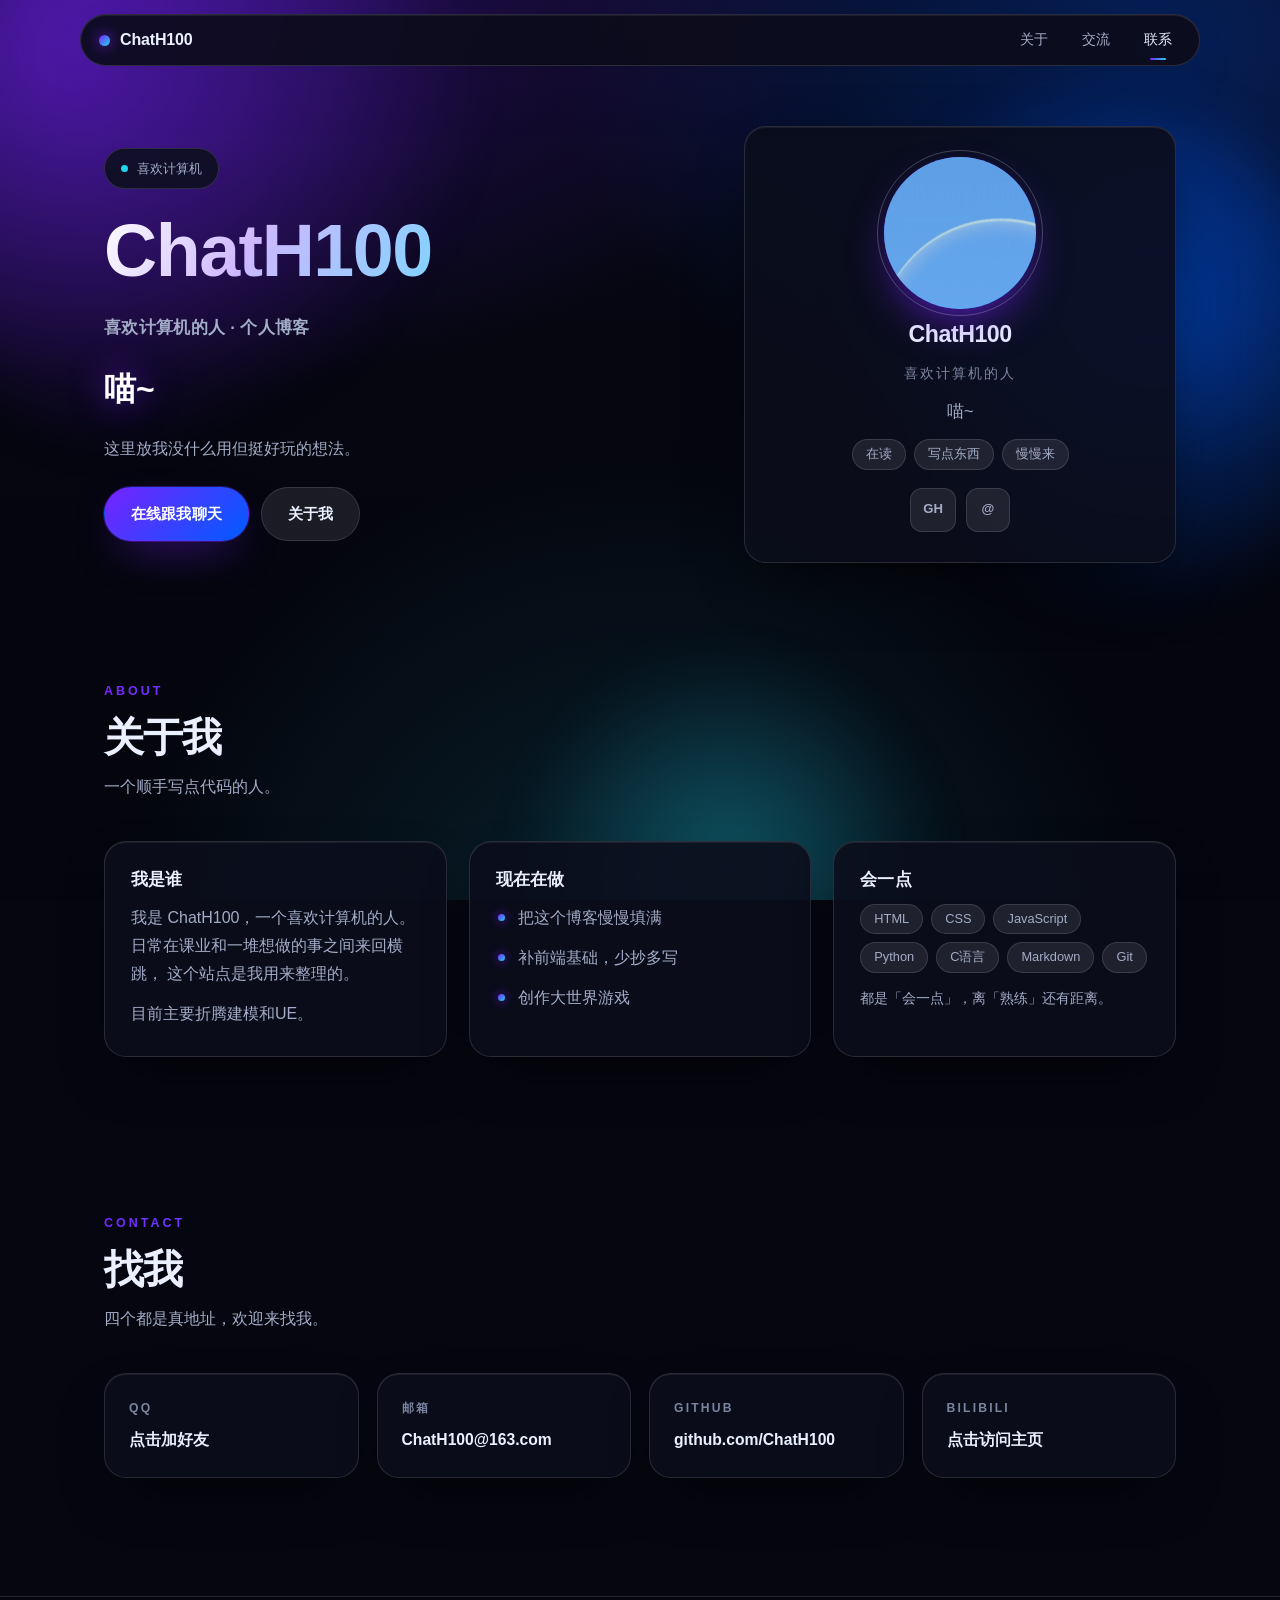
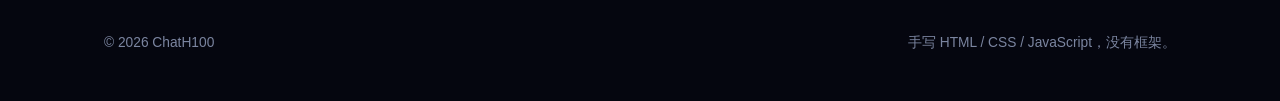
<file: index.html>
<!DOCTYPE html>
<html lang="zh-CN">
<head>
<meta charset="UTF-8" />
<meta name="viewport" content="width=device-width, initial-scale=1" />
<meta name="description" content="ChatH100 的个人主页 —— 一个喜欢计算机的人，写点东西。" />
<meta name="theme-color" content="#05060f" />
<title>ChatH100 · 喜欢计算机的人</title>
<link rel="icon" type="image/png" href="img/favicon.png" />
<link rel="stylesheet" href="styles.css?v=10" />
<script>
/* ==========================================================================
   精简模式判定 —— 必须放在页面 head 里【同步】执行，不能挪到 script.js。
   script.js 在页面底部加载，那时浏览器已经渲染过第一帧，
   用户会看见重效果闪一下才切成精简版。

   判定顺序（任一命中就进精简模式）：
     ① 网址 ?lite=1 强制开，?lite=0 强制关（会记在本机，方便你自己控制）
     ② 上次的判定结果
     ③ 系统设置了「减少动态效果」
     ④ 显卡是核显（Intel UHD / HD Graphics 之类）
     ⑤ 运行中实测帧率过低 —— 由 script.js 兜底，覆盖认不出型号的机器

   判定失败一律当完整版。绝不能因为这个脚本出错导致白屏。
   ========================================================================== */
(function () {
  var root = document.documentElement;
  function goLite() { root.className += ' lite'; }

  try {
    /* ① 网址参数 */
    var q = null;
    try { q = new URLSearchParams(location.search).get('lite'); } catch (e) {}
    if (q === '1' || q === '0') {
      try { localStorage.setItem('chath100.lite', q); } catch (e) {}
      if (q === '1') goLite();
      return;
    }

    /* ② 上次的判定结果 */
    var saved = null;
    try { saved = localStorage.getItem('chath100.lite'); } catch (e) {}
    if (saved === '1') { goLite(); return; }
    if (saved === '0') { return; }

    /* ③ 系统级「减少动态效果」 */
    if (window.matchMedia && window.matchMedia('(prefers-reduced-motion: reduce)').matches) {
      goLite();
      return;
    }

    /* ④ 显卡型号 */
    var c = document.createElement('canvas');
    var gl = c.getContext('webgl') || c.getContext('experimental-webgl');
    if (!gl) { goLite(); return; }        /* 连 WebGL 都拿不到，肯定弱 */

    var ext = gl.getExtension('WEBGL_debug_renderer_info');
    var gpu = ext ? String(gl.getParameter(ext.UNMASKED_RENDERER_WEBGL) || '') : '';
    window.__gpu = gpu;
    console.info('[性能] 显卡：' + (gpu || '(浏览器未提供，可能被隐私设置屏蔽)'));

    /* 核显名单。注意 Iris Xe 不在里面 —— 它比 UHD 强得多，带得动。 */
    if (/intel.*\b(uhd|hd) graphics|microsoft basic|swiftshader|llvmpipe|software/i.test(gpu)) {
      console.info('[性能] 识别到核显，启用精简模式');
      goLite();
    }

    var lose = gl.getExtension('WEBGL_lose_context');
    if (lose) lose.loseContext();         /* 立刻释放，别占着显存 */
  } catch (e) {
    /* 判定失败就当完整版，不影响正常显示 */
  }
})();
</script></head>
<body>

<a class="skip-link" href="#main">跳到主要内容</a>

<!-- ============ 动态背景（纯 CSS + canvas，无图片） ============
     四层叠加，从下到上：
       1. 极光     两层反向缓慢旋转的锥形渐变
       2. 光斑     按 data-depth 分层，随光标产生视差
       3. 网格     缓缓流动 + 一道扫描光束
       4. 粒子      canvas 星网
     开关在 script.js 顶部的 BG 配置里，不想要哪层把对应项改成 false。
-->
<div class="backdrop" aria-hidden="true">

  <!-- 1. 极光 -->
  <span class="aurora aurora-1"></span>
  <span class="aurora aurora-2"></span>

  <!-- 2. 视差光斑（data-depth 越大，跟光标位移越明显） -->
  <span class="depth" data-depth="30">
    <span class="blob blob-1"></span>
    <span class="blob blob-2"></span>
  </span>
  <span class="depth" data-depth="15">
    <span class="blob blob-3"></span>
  </span>

  <!-- 3. 流动网格 + 扫描光束 -->
  <span class="grid-lines"><span class="grid-drift"></span></span>
  <span class="scan-beam"></span>

  <!-- 4. 粒子星网 -->
  <canvas class="particles" id="particles"></canvas>

  <span class="noise"></span>
</div>

<!-- ============ 开场分屏（你原有的设计，已重做配色） ============ -->
<div class="intro-overlay" id="introOverlay" aria-hidden="true">
  <div class="intro-panel left"></div>
  <div class="intro-panel right"></div>
  <div class="intro-mark" id="introMark">C</div>
</div>

<!-- ============ 自定义光标 ============ -->
<div class="cursor-ball" id="cursorBall" aria-hidden="true"></div>

<!-- ============ 顶部导航 ============ -->
<header class="nav" id="nav">
  <div class="nav-inner glass">
    <a class="brand" href="#hero">
      <span class="brand-dot" aria-hidden="true"></span>
      <span class="brand-text">ChatH100</span>
    </a>

    <nav class="nav-links" id="navLinks" aria-label="主导航">
      <a href="#about">关于</a>
      <a href="talk.html">交流</a>
      <a href="#contact">联系</a>
    </nav>

    <button class="nav-toggle" id="navToggle" type="button"
            aria-label="打开菜单" aria-expanded="false" aria-controls="navLinks">
      <span></span><span></span><span></span>
    </button>
  </div>
</header>

<main id="main">

  <!-- ============ 首屏 ============ -->
  <section class="hero" id="hero">
    <div class="container hero-grid">

      <div class="hero-copy">
        <p class="badge glass-soft reveal">
          <span class="pulse" aria-hidden="true"></span>喜欢计算机
        </p>

        <h1 class="hero-title reveal">ChatH100</h1>

        <p class="hero-role reveal">喜欢计算机的人 · 个人博客</p>

        <p class="hero-tagline reveal">喵~</p>

        <p class="hero-desc reveal">
          这里放我没什么用但挺好玩的想法。
        </p>

        <div class="hero-cta reveal">
          <a class="btn btn-primary" href="talk.html">在线跟我聊天</a>
          <a class="btn btn-ghost" href="#about">关于我</a>
        </div>
      </div>

      <!-- 头像卡片：img/avatar.jpg 是 480x480；想换图就替换它或改这里的 src，见 img/README.md -->
      <aside class="profile-card glass reveal" aria-label="个人名片">
        <div class="avatar-wrap">
          <span class="avatar-fallback" aria-hidden="true">C</span>
          <img class="avatar" src="img/avatar.jpg" alt="ChatH100 的头像"
               width="480" height="480" loading="eager" decoding="async" />
          <span class="avatar-ring" aria-hidden="true"></span>
        </div>

        <h2 class="profile-name">ChatH100</h2>
        <p class="profile-role">喜欢计算机的人</p>
        <p class="profile-tagline">喵~</p>

        <ul class="chip-row" aria-label="标签">
          <li class="chip">在读</li>
          <li class="chip">写点东西</li>
          <li class="chip">慢慢来</li>
        </ul>

        <ul class="social-row" aria-label="社交链接">
          <!-- 把 href 换成你的真实地址 -->
          <li><a class="icon-btn" href="https://github.com/ChatH100" target="_blank" rel="noopener noreferrer" title="GitHub" aria-label="GitHub">GH</a></li>
          <li><a class="icon-btn" href="mailto:ChatH100@163.com" title="邮箱" aria-label="邮箱">@</a></li>
        </ul>
      </aside>

    </div>
  </section>

  <!-- ============ 关于 ============ -->
  <section class="section" id="about">
    <div class="container">
      <header class="section-head reveal">
        <p class="section-kicker">About</p>
        <h2 class="section-title">关于我</h2>
        <p class="section-sub">一个顺手写点代码的人。</p>
      </header>

      <div class="about-grid">
        <article class="about-card glass reveal">
          <h3>我是谁</h3>
          <!-- 这段是你自己的介绍，随便改 -->
          <p>
            我是 ChatH100，一个喜欢计算机的人。日常在课业和一堆想做的事之间来回横跳，
            这个站点是我用来整理的。
          </p>
          <p>
            目前主要折腾建模和UE。
          </p>
        </article>

        <article class="about-card glass reveal">
          <h3>现在在做</h3>
          <ul class="dot-list">
            <li>把这个博客慢慢填满</li>
            <li>补前端基础，少抄多写</li>
            <li>创作大世界游戏</li>
          </ul>
        </article>

        <article class="about-card glass reveal">
          <h3>会一点</h3>
          <ul class="chip-row wrap" aria-label="技能">
            <li class="chip">HTML</li>
            <li class="chip">CSS</li>
            <li class="chip">JavaScript</li>
            <li class="chip">Python</li>
            <li class="chip">C语言</li>
            <li class="chip">Markdown</li>
            <li class="chip">Git</li>
          </ul>
          <p class="muted-note">都是「会一点」，离「熟练」还有距离。</p>
        </article>
      </div>
    </div>
  </section>

  <!-- ============ 联系 ============ -->
  <section class="section" id="contact">
    <div class="container">
      <header class="section-head reveal">
        <p class="section-kicker">Contact</p>
        <h2 class="section-title">找我</h2>
        <p class="section-sub">四个都是真地址，欢迎来找我。</p>
      </header>

      <div class="contact-grid">
        <a class="contact-card glass reveal" href="https://qm.qq.com/q/XvSjktImwU"
           target="_blank" rel="noopener noreferrer">
          <span class="contact-label">QQ</span>
          <span class="contact-value">点击加好友</span>
        </a>
        <a class="contact-card glass reveal" href="mailto:ChatH100@163.com">
          <span class="contact-label">邮箱</span>
          <span class="contact-value">ChatH100@163.com</span>
        </a>
        <a class="contact-card glass reveal" href="https://github.com/ChatH100"
           target="_blank" rel="noopener noreferrer">
          <span class="contact-label">GitHub</span>
          <span class="contact-value">github.com/ChatH100</span>
        </a>
        <!-- 你给的是短链 https://b23.tv/Y0rAzRw，它 302 到 m.bilibili.com/space/3493142846245227。
             短链是分享用的、带追踪参数，也可能失效，所以这里写规范主页地址。 -->
        <a class="contact-card glass reveal" href="https://space.bilibili.com/3493142846245227"
           target="_blank" rel="noopener noreferrer">
          <span class="contact-label">Bilibili</span>
          <span class="contact-value">点击访问主页</span>
        </a>
      </div>
    </div>
  </section>

</main>

<footer class="footer">
  <div class="container footer-inner">
    <p>© <span id="year">2026</span> ChatH100</p>
    <p class="footer-note">手写 HTML / CSS / JavaScript，没有框架。</p>
  </div>
</footer>

<div class="toast" id="toast" role="status" aria-live="polite"></div>

<script src="script.js?v=10"></script>
</body>
</html>
</file>
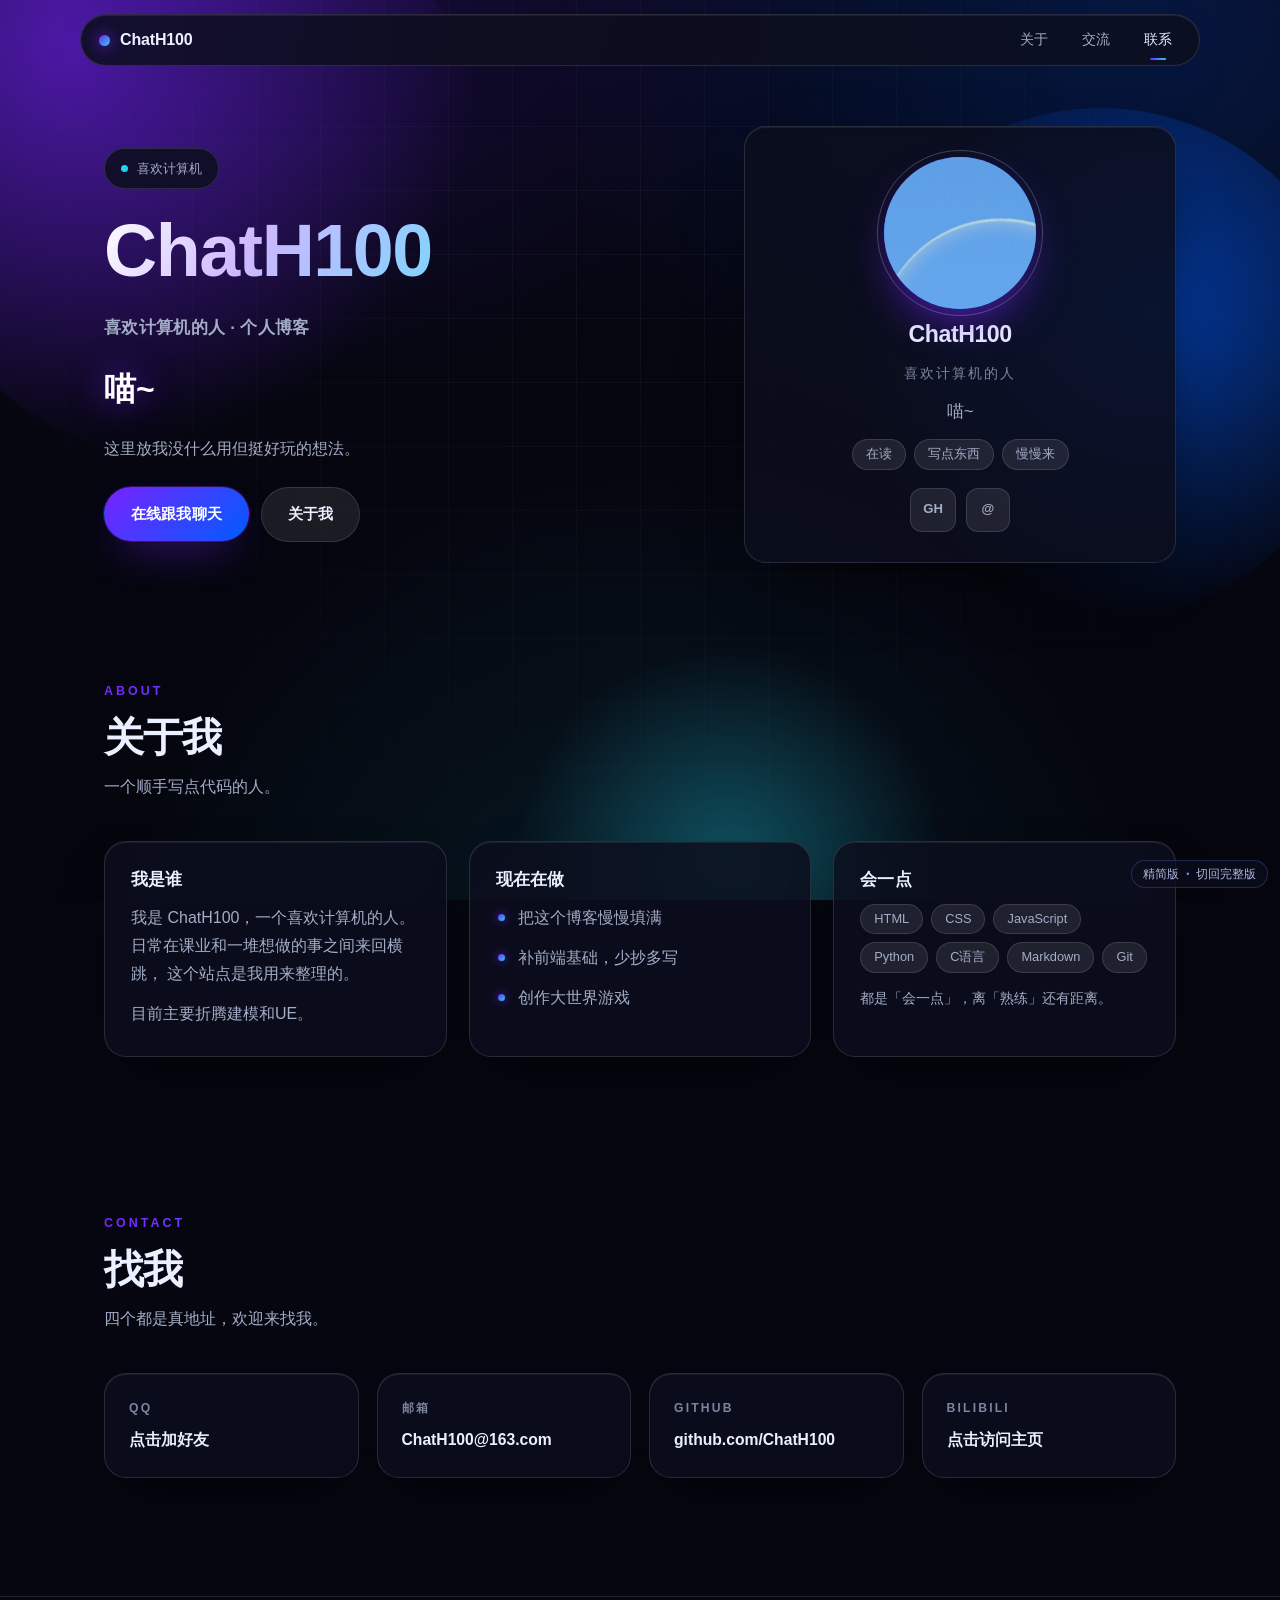
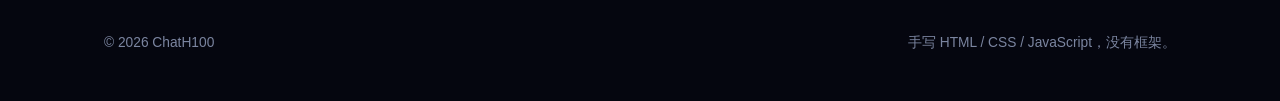
<file: index-lite.html>
<!DOCTYPE html>
<html lang="zh-CN" data-lite>
<head>
<meta charset="UTF-8" />
<meta name="viewport" content="width=device-width, initial-scale=1" />
<meta name="description" content="ChatH100 的个人主页 —— 一个喜欢计算机的人，写点东西。" />
<meta name="theme-color" content="#05060f" />
<title>ChatH100 · 喜欢计算机的人（精简版）</title>
<link rel="icon" type="image/png" href="img/favicon.png" />
<script src="perf-gate.js"></script>
<link rel="stylesheet" href="styles.css?v=3" />
<link rel="stylesheet" href="styles-lite.css" />
</head>
<body>

<a class="skip-link" href="#main">跳到主要内容</a>

<!-- ============ 动态背景（纯 CSS + canvas，无图片） ============
     四层叠加，从下到上：
       1. 极光     两层反向缓慢旋转的锥形渐变
       2. 光斑     按 data-depth 分层，随光标产生视差
       3. 网格     缓缓流动 + 一道扫描光束
       4. 粒子      canvas 星网
     开关在 script.js 顶部的 BG 配置里，不想要哪层把对应项改成 false。
-->
<div class="backdrop" aria-hidden="true">

  <!-- 1. 极光 -->
  <span class="aurora aurora-1"></span>
  <span class="aurora aurora-2"></span>

  <!-- 2. 视差光斑（data-depth 越大，跟光标位移越明显） -->
  <span class="depth" data-depth="30">
    <span class="blob blob-1"></span>
    <span class="blob blob-2"></span>
  </span>
  <span class="depth" data-depth="15">
    <span class="blob blob-3"></span>
  </span>

  <!-- 3. 流动网格 + 扫描光束 -->
  <span class="grid-lines"><span class="grid-drift"></span></span>
  <span class="scan-beam"></span>

  <!-- 4. 粒子星网 -->
  <canvas class="particles" id="particles"></canvas>

  <span class="noise"></span>
</div>

<!-- ============ 开场分屏（你原有的设计，已重做配色） ============ -->
<div class="intro-overlay" id="introOverlay" aria-hidden="true">
  <div class="intro-panel left"></div>
  <div class="intro-panel right"></div>
  <div class="intro-mark" id="introMark">C</div>
</div>

<!-- ============ 自定义光标 ============ -->
<div class="cursor-ball" id="cursorBall" aria-hidden="true"></div>

<!-- ============ 顶部导航 ============ -->
<header class="nav" id="nav">
  <div class="nav-inner glass">
    <a class="brand" href="#hero">
      <span class="brand-dot" aria-hidden="true"></span>
      <span class="brand-text">ChatH100</span>
    </a>

    <nav class="nav-links" id="navLinks" aria-label="主导航">
      <a href="#about">关于</a>
      <a href="talk-lite.html">交流</a>
      <a href="#contact">联系</a>
    </nav>

    <button class="nav-toggle" id="navToggle" type="button"
            aria-label="打开菜单" aria-expanded="false" aria-controls="navLinks">
      <span></span><span></span><span></span>
    </button>
  </div>
</header>

<main id="main">

  <!-- ============ 首屏 ============ -->
  <section class="hero" id="hero">
    <div class="container hero-grid">

      <div class="hero-copy">
        <p class="badge glass-soft reveal">
          <span class="pulse" aria-hidden="true"></span>喜欢计算机
        </p>

        <h1 class="hero-title reveal">ChatH100</h1>

        <p class="hero-role reveal">喜欢计算机的人 · 个人博客</p>

        <p class="hero-tagline reveal">喵~</p>

        <p class="hero-desc reveal">
          这里放我没什么用但挺好玩的想法。
        </p>

        <div class="hero-cta reveal">
          <a class="btn btn-primary" href="talk-lite.html">在线跟我聊天</a>
          <a class="btn btn-ghost" href="#about">关于我</a>
        </div>
      </div>

      <!-- 头像卡片：img/avatar.jpg 是 480x480；想换图就替换它或改这里的 src，见 img/README.md -->
      <aside class="profile-card glass reveal" aria-label="个人名片">
        <div class="avatar-wrap">
          <span class="avatar-fallback" aria-hidden="true">C</span>
          <img class="avatar" src="img/avatar.jpg" alt="ChatH100 的头像"
               width="480" height="480" loading="eager" decoding="async" />
          <span class="avatar-ring" aria-hidden="true"></span>
        </div>

        <h2 class="profile-name">ChatH100</h2>
        <p class="profile-role">喜欢计算机的人</p>
        <p class="profile-tagline">喵~</p>

        <ul class="chip-row" aria-label="标签">
          <li class="chip">在读</li>
          <li class="chip">写点东西</li>
          <li class="chip">慢慢来</li>
        </ul>

        <ul class="social-row" aria-label="社交链接">
          <!-- 把 href 换成你的真实地址 -->
          <li><a class="icon-btn" href="https://github.com/ChatH100" target="_blank" rel="noopener noreferrer" title="GitHub" aria-label="GitHub">GH</a></li>
          <li><a class="icon-btn" href="mailto:ChatH100@163.com" title="邮箱" aria-label="邮箱">@</a></li>
        </ul>
      </aside>

    </div>
  </section>

  <!-- ============ 关于 ============ -->
  <section class="section" id="about">
    <div class="container">
      <header class="section-head reveal">
        <p class="section-kicker">About</p>
        <h2 class="section-title">关于我</h2>
        <p class="section-sub">一个顺手写点代码的人。</p>
      </header>

      <div class="about-grid">
        <article class="about-card glass reveal">
          <h3>我是谁</h3>
          <!-- 这段是你自己的介绍，随便改 -->
          <p>
            我是 ChatH100，一个喜欢计算机的人。日常在课业和一堆想做的事之间来回横跳，
            这个站点是我用来整理的。
          </p>
          <p>
            目前主要折腾建模和UE。
          </p>
        </article>

        <article class="about-card glass reveal">
          <h3>现在在做</h3>
          <ul class="dot-list">
            <li>把这个博客慢慢填满</li>
            <li>补前端基础，少抄多写</li>
            <li>创作大世界游戏</li>
          </ul>
        </article>

        <article class="about-card glass reveal">
          <h3>会一点</h3>
          <ul class="chip-row wrap" aria-label="技能">
            <li class="chip">HTML</li>
            <li class="chip">CSS</li>
            <li class="chip">JavaScript</li>
            <li class="chip">Python</li>
            <li class="chip">C语言</li>
            <li class="chip">Markdown</li>
            <li class="chip">Git</li>
          </ul>
          <p class="muted-note">都是「会一点」，离「熟练」还有距离。</p>
        </article>
      </div>
    </div>
  </section>

  <!-- ============ 联系 ============ -->
  <section class="section" id="contact">
    <div class="container">
      <header class="section-head reveal">
        <p class="section-kicker">Contact</p>
        <h2 class="section-title">找我</h2>
        <p class="section-sub">四个都是真地址，欢迎来找我。</p>
      </header>

      <div class="contact-grid">
        <a class="contact-card glass reveal" href="https://qm.qq.com/q/XvSjktImwU"
           target="_blank" rel="noopener noreferrer">
          <span class="contact-label">QQ</span>
          <span class="contact-value">点击加好友</span>
        </a>
        <a class="contact-card glass reveal" href="mailto:ChatH100@163.com">
          <span class="contact-label">邮箱</span>
          <span class="contact-value">ChatH100@163.com</span>
        </a>
        <a class="contact-card glass reveal" href="https://github.com/ChatH100"
           target="_blank" rel="noopener noreferrer">
          <span class="contact-label">GitHub</span>
          <span class="contact-value">github.com/ChatH100</span>
        </a>
        <!-- 你给的是短链 https://b23.tv/Y0rAzRw，它 302 到 m.bilibili.com/space/3493142846245227。
             短链是分享用的、带追踪参数，也可能失效，所以这里写规范主页地址。 -->
        <a class="contact-card glass reveal" href="https://space.bilibili.com/3493142846245227"
           target="_blank" rel="noopener noreferrer">
          <span class="contact-label">Bilibili</span>
          <span class="contact-value">点击访问主页</span>
        </a>
      </div>
    </div>
  </section>

</main>

<a class="lite-badge" href="index.html?full=1"
   title="切换到完整特效版">精简版 <b>·</b> 切回完整版</a>

<footer class="footer">
  <div class="container footer-inner">
    <p>© <span id="year">2026</span> ChatH100</p>
    <p class="footer-note">手写 HTML / CSS / JavaScript，没有框架。</p>
  </div>
</footer>

<div class="toast" id="toast" role="status" aria-live="polite"></div>

<script src="script-lite.js"></script>
</body>
</html>
</file>
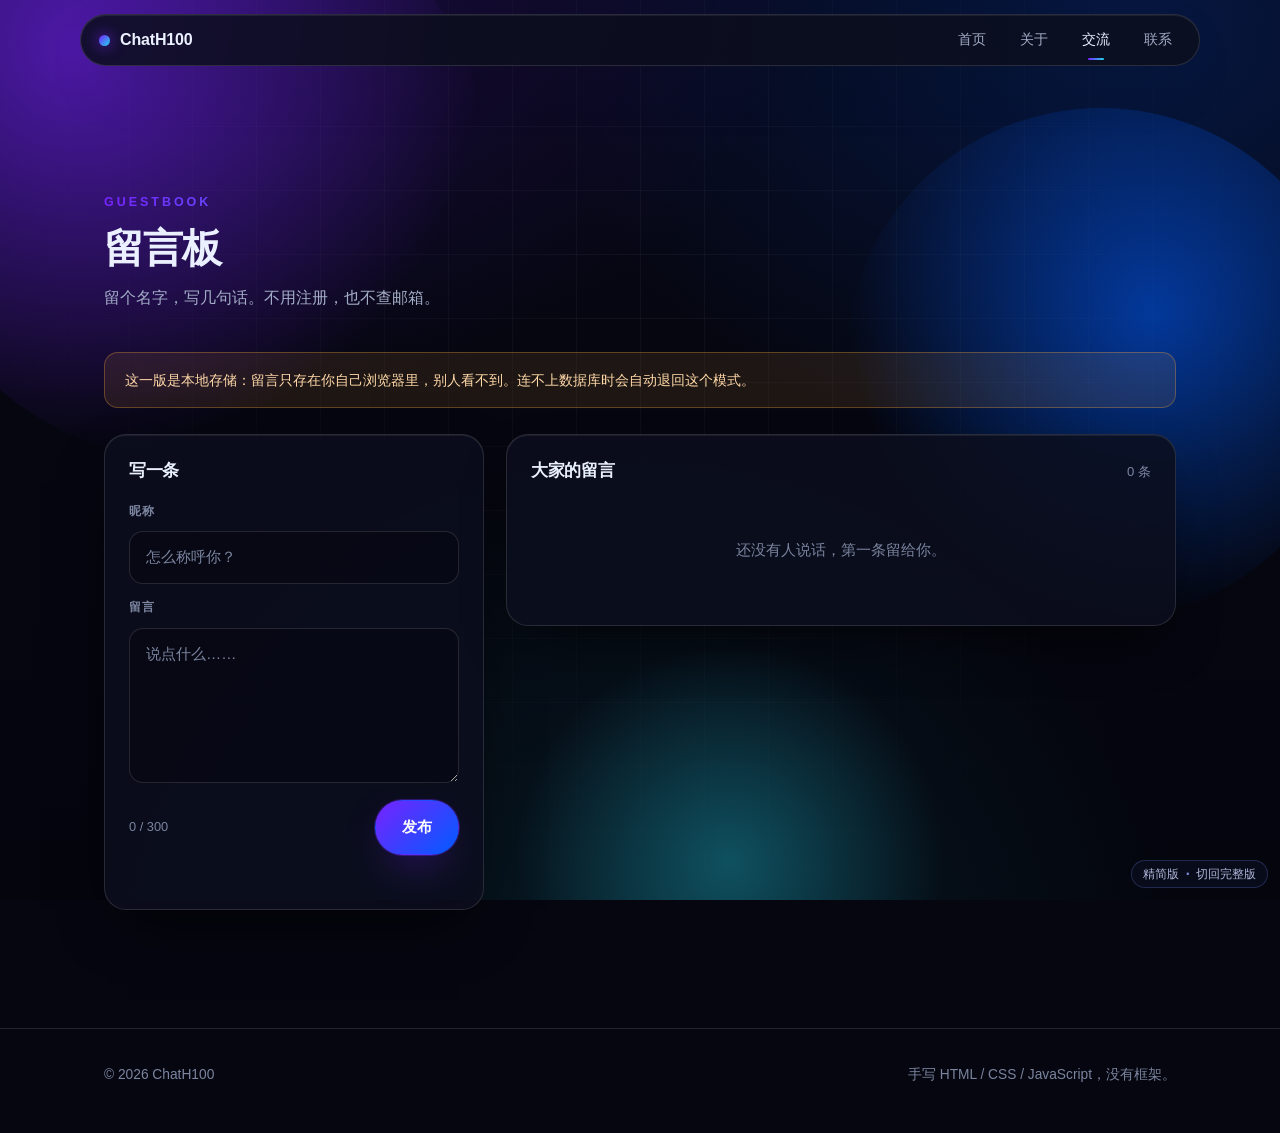
<file: talk-lite.html>
<!DOCTYPE html>
<html lang="zh-CN" data-lite>
<head>
<meta charset="UTF-8" />
<meta name="viewport" content="width=device-width, initial-scale=1" />
<meta name="description" content="ChatH100 的留言板 —— 留个名字，写几句话。" />
<meta name="theme-color" content="#05060f" />
<title>留言板 · ChatH100（精简版）</title>
<link rel="icon" type="image/png" href="img/favicon.png" />
<script src="perf-gate.js"></script>
<link rel="stylesheet" href="styles.css?v=3" />
<link rel="stylesheet" href="styles-lite.css" />
</head>
<body>

<a class="skip-link" href="#main">跳到主要内容</a>

<!-- ============ 动态背景（结构和 index.html 一致） ============ -->
<div class="backdrop" aria-hidden="true">
  <span class="aurora aurora-1"></span>
  <span class="aurora aurora-2"></span>

  <span class="depth" data-depth="30">
    <span class="blob blob-1"></span>
    <span class="blob blob-2"></span>
  </span>
  <span class="depth" data-depth="15">
    <span class="blob blob-3"></span>
  </span>

  <span class="grid-lines"><span class="grid-drift"></span></span>
  <span class="scan-beam"></span>

  <canvas class="particles" id="particles"></canvas>

  <span class="noise"></span>
</div>

<!-- 留言板不播开场动画（每次跳页都播会很烦） -->
<div class="cursor-ball" id="cursorBall" aria-hidden="true"></div>

<!-- ============ 顶部导航 ============ -->
<header class="nav" id="nav">
  <div class="nav-inner glass">
    <a class="brand" href="index-lite.html">
      <span class="brand-dot" aria-hidden="true"></span>
      <span class="brand-text">ChatH100</span>
    </a>

    <nav class="nav-links" id="navLinks" aria-label="主导航">
      <a href="index-lite.html">首页</a>
      <a href="index-lite.html#about">关于</a>
      <a href="talk-lite.html" class="is-active" aria-current="page">交流</a>
      <a href="index-lite.html#contact">联系</a>
    </nav>

    <button class="nav-toggle" id="navToggle" type="button"
            aria-label="打开菜单" aria-expanded="false" aria-controls="navLinks">
      <span></span><span></span><span></span>
    </button>
  </div>
</header>

<main id="main" class="page-main">
  <section class="section">
    <div class="container">

      <header class="section-head reveal">
        <p class="section-kicker">Guestbook</p>
        <h1 class="section-title">留言板</h1>
        <p class="section-sub">留个名字，写几句话。不用注册，也不查邮箱。</p>
      </header>

      <!-- 这段文字会被 talk.js 按实际连接状态覆盖，这里只是没跑 JS 时的兜底 -->
      <p class="notice reveal" id="storageNotice">
        <strong>正在连接数据库……</strong>连上之后，留言所有访客都能看到。
      </p>

      <div class="gb-grid">

        <!-- ---------- 写留言 ---------- -->
        <form class="gb-form glass reveal" id="gbForm" novalidate>
          <h2 class="gb-form-title">写一条</h2>

          <label class="gb-label" for="gbName">昵称</label>
          <input class="gb-input" id="gbName" name="name" type="text"
                 maxlength="20" placeholder="怎么称呼你？"
                 autocomplete="nickname" required />

          <label class="gb-label" for="gbText">留言</label>
          <textarea class="gb-textarea" id="gbText" name="text" rows="5"
                    maxlength="300" placeholder="说点什么……" required></textarea>

          <div class="gb-form-foot">
            <span class="gb-counter" id="gbCounter">0 / 300</span>
            <button class="btn btn-primary" type="submit">发布</button>
          </div>

          <p class="gb-msg" id="gbMsg" role="status" aria-live="polite"></p>
        </form>

        <!-- ---------- 留言列表 ---------- -->
        <section class="gb-list-wrap glass reveal" aria-labelledby="gbListTitle">
          <div class="gb-list-head">
            <h2 class="gb-form-title" id="gbListTitle">大家的留言</h2>
            <span class="gb-count" id="gbCount">0 条</span>
          </div>

          <p class="gb-empty" id="gbEmpty">还没有人说话，第一条留给你。</p>
          <ul class="gb-list" id="gbList"></ul>
        </section>

      </div>

      <!-- 管理员面板：连上数据库、且地址栏带 #admin 时才显示（见 talk.js 的 syncAdminPanel） -->
      <aside class="gb-admin glass" id="gbAdmin" hidden>
        <h2 class="gb-form-title">管理员</h2>
        <p class="gb-admin-hint">
          密码在服务端比对，连错 3 次会锁定 8 分钟。这里只能<strong>清空全部留言</strong>，
          不能删单条 —— 单条只有发帖人凭本机密钥能删。
        </p>
        <label class="gb-label" for="gbAdminToken">管理员密码</label>
        <input class="gb-input" id="gbAdminToken" name="admin-token" type="password"
               autocomplete="off" spellcheck="false" />
        <div class="gb-form-foot">
          <button class="btn btn-ghost gb-admin-clear" id="gbAdminClear" type="button">清空全部留言</button>
        </div>
        <p class="gb-msg" id="gbAdminMsg" role="status" aria-live="polite"></p>
      </aside>
    </div>
  </section>
</main>

<a class="lite-badge" href="index.html?full=1"
   title="切换到完整特效版">精简版 <b>·</b> 切回完整版</a>

<footer class="footer">
  <div class="container footer-inner">
    <p>© <span id="year">2026</span> ChatH100</p>
    <p class="footer-note">手写 HTML / CSS / JavaScript，没有框架。</p>
  </div>
</footer>

<script src="script-lite.js"></script>
<script src="talk.js?v=3"></script>
</body>
</html>
</file>
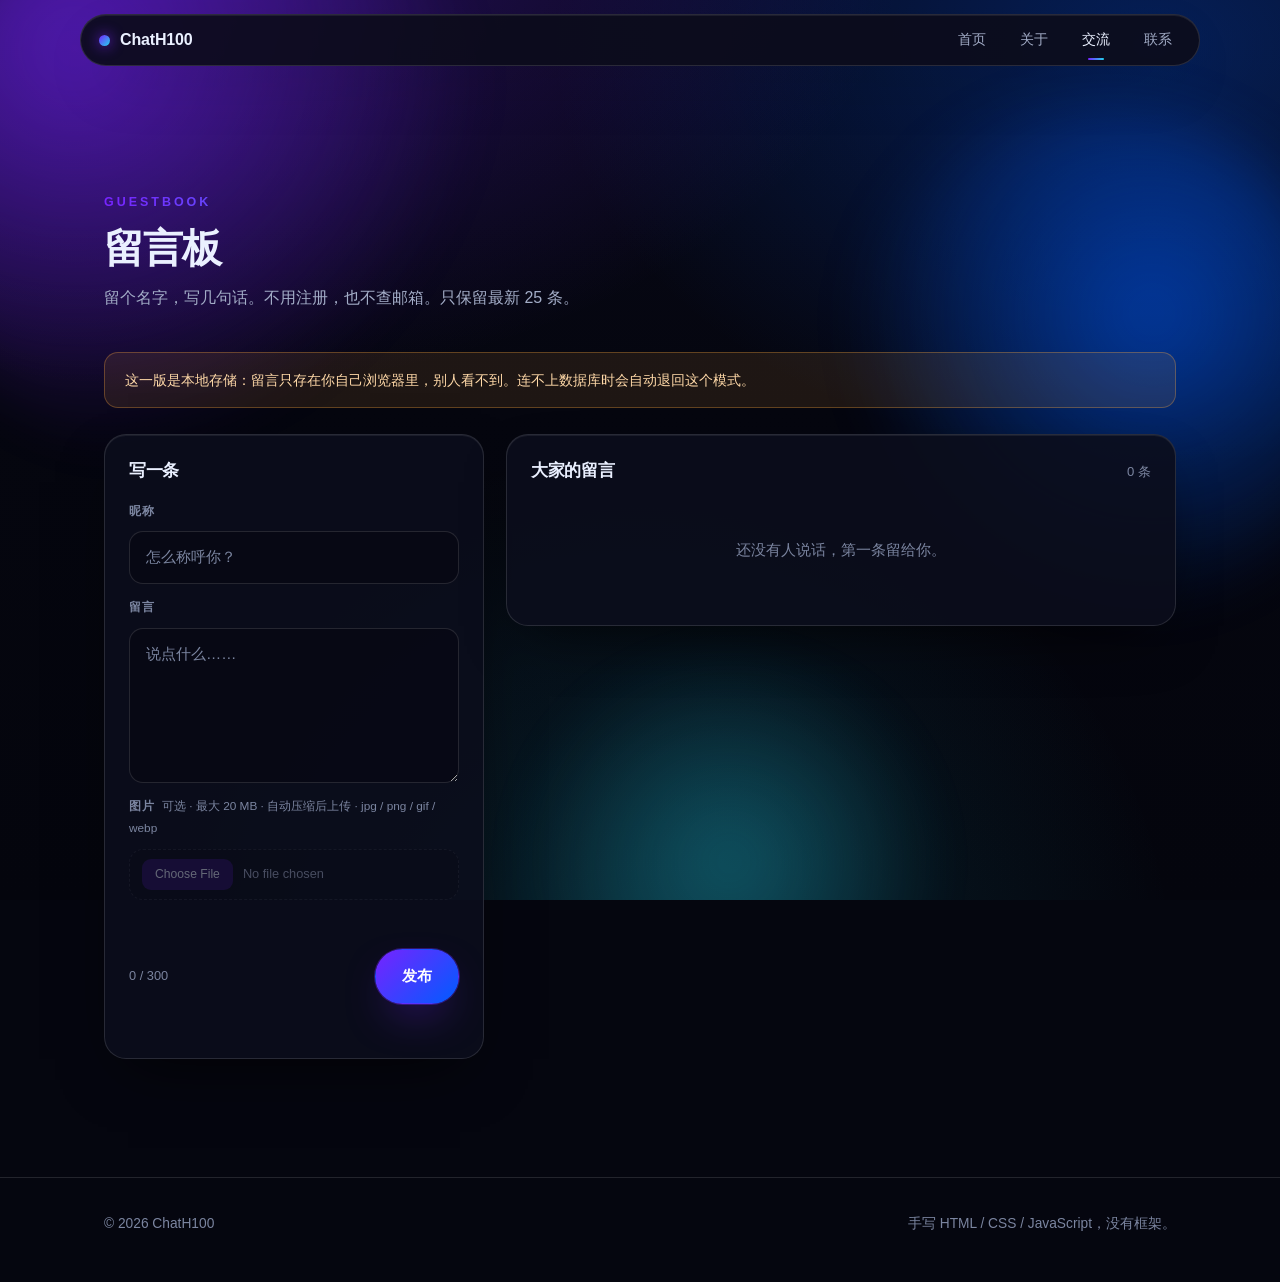
<file: talk.html>
<!DOCTYPE html>
<html lang="zh-CN">
<head>
<meta charset="UTF-8" />
<meta name="viewport" content="width=device-width, initial-scale=1" />
<meta name="description" content="ChatH100 的留言板 —— 留个名字，写几句话。" />
<meta name="theme-color" content="#05060f" />
<title>留言板 · ChatH100</title>
<link rel="icon" type="image/png" href="img/favicon.png" />
<link rel="stylesheet" href="styles.css?v=10" />
<script>
/* ==========================================================================
   精简模式判定 —— 必须放在页面 head 里【同步】执行，不能挪到 script.js。
   script.js 在页面底部加载，那时浏览器已经渲染过第一帧，
   用户会看见重效果闪一下才切成精简版。

   判定顺序（任一命中就进精简模式）：
     ① 网址 ?lite=1 强制开，?lite=0 强制关（会记在本机，方便你自己控制）
     ② 上次的判定结果
     ③ 系统设置了「减少动态效果」
     ④ 显卡是核显（Intel UHD / HD Graphics 之类）
     ⑤ 运行中实测帧率过低 —— 由 script.js 兜底，覆盖认不出型号的机器

   判定失败一律当完整版。绝不能因为这个脚本出错导致白屏。
   ========================================================================== */
(function () {
  var root = document.documentElement;
  function goLite() { root.className += ' lite'; }

  try {
    /* ① 网址参数 */
    var q = null;
    try { q = new URLSearchParams(location.search).get('lite'); } catch (e) {}
    if (q === '1' || q === '0') {
      try { localStorage.setItem('chath100.lite', q); } catch (e) {}
      if (q === '1') goLite();
      return;
    }

    /* ② 上次的判定结果 */
    var saved = null;
    try { saved = localStorage.getItem('chath100.lite'); } catch (e) {}
    if (saved === '1') { goLite(); return; }
    if (saved === '0') { return; }

    /* ③ 系统级「减少动态效果」 */
    if (window.matchMedia && window.matchMedia('(prefers-reduced-motion: reduce)').matches) {
      goLite();
      return;
    }

    /* ④ 显卡型号 */
    var c = document.createElement('canvas');
    var gl = c.getContext('webgl') || c.getContext('experimental-webgl');
    if (!gl) { goLite(); return; }        /* 连 WebGL 都拿不到，肯定弱 */

    var ext = gl.getExtension('WEBGL_debug_renderer_info');
    var gpu = ext ? String(gl.getParameter(ext.UNMASKED_RENDERER_WEBGL) || '') : '';
    window.__gpu = gpu;
    console.info('[性能] 显卡：' + (gpu || '(浏览器未提供，可能被隐私设置屏蔽)'));

    /* 核显名单。注意 Iris Xe 不在里面 —— 它比 UHD 强得多，带得动。 */
    if (/intel.*\b(uhd|hd) graphics|microsoft basic|swiftshader|llvmpipe|software/i.test(gpu)) {
      console.info('[性能] 识别到核显，启用精简模式');
      goLite();
    }

    var lose = gl.getExtension('WEBGL_lose_context');
    if (lose) lose.loseContext();         /* 立刻释放，别占着显存 */
  } catch (e) {
    /* 判定失败就当完整版，不影响正常显示 */
  }
})();
</script></head>
<body>

<a class="skip-link" href="#main">跳到主要内容</a>

<!-- ============ 动态背景（结构和 index.html 一致） ============ -->
<div class="backdrop" aria-hidden="true">
  <span class="aurora aurora-1"></span>
  <span class="aurora aurora-2"></span>

  <span class="depth" data-depth="30">
    <span class="blob blob-1"></span>
    <span class="blob blob-2"></span>
  </span>
  <span class="depth" data-depth="15">
    <span class="blob blob-3"></span>
  </span>

  <span class="grid-lines"><span class="grid-drift"></span></span>
  <span class="scan-beam"></span>

  <canvas class="particles" id="particles"></canvas>

  <span class="noise"></span>
</div>

<!-- 留言板不播开场动画（每次跳页都播会很烦） -->
<div class="cursor-ball" id="cursorBall" aria-hidden="true"></div>

<!-- ============ 顶部导航 ============ -->
<header class="nav" id="nav">
  <div class="nav-inner glass">
    <a class="brand" href="index.html">
      <span class="brand-dot" aria-hidden="true"></span>
      <span class="brand-text">ChatH100</span>
    </a>

    <nav class="nav-links" id="navLinks" aria-label="主导航">
      <a href="index.html">首页</a>
      <a href="index.html#about">关于</a>
      <a href="talk.html" class="is-active" aria-current="page">交流</a>
      <a href="index.html#contact">联系</a>
    </nav>

    <button class="nav-toggle" id="navToggle" type="button"
            aria-label="打开菜单" aria-expanded="false" aria-controls="navLinks">
      <span></span><span></span><span></span>
    </button>
  </div>
</header>

<main id="main" class="page-main">
  <section class="section">
    <div class="container">

      <header class="section-head reveal">
        <p class="section-kicker">Guestbook</p>
        <h1 class="section-title">留言板</h1>
        <p class="section-sub">留个名字，写几句话。不用注册，也不查邮箱。只保留最新 25 条。</p>
      </header>

      <!-- 这段文字会被 talk.js 按实际连接状态覆盖，这里只是没跑 JS 时的兜底 -->
      <p class="notice reveal" id="storageNotice">
        <strong>正在连接数据库……</strong>连上之后，留言所有访客都能看到。
      </p>

      <div class="gb-grid">

        <!-- ---------- 写留言 ---------- -->
        <form class="gb-form glass reveal" id="gbForm" novalidate>
          <h2 class="gb-form-title">写一条</h2>

          <label class="gb-label" for="gbName">昵称</label>
          <input class="gb-input" id="gbName" name="name" type="text"
                 maxlength="20" placeholder="怎么称呼你？"
                 autocomplete="nickname" required />

          <label class="gb-label" for="gbText">留言</label>
          <textarea class="gb-textarea" id="gbText" name="text" rows="5"
                    maxlength="300" placeholder="说点什么……" required></textarea>

          <label class="gb-label" for="gbFile">
            图片<span class="gb-label-opt">可选 · 最大 20 MB · 自动压缩后上传 · jpg / png / gif / webp</span>
          </label>
          <div class="gb-file-row">
            <input class="gb-file" id="gbFile" name="image" type="file"
                   accept="image/jpeg,image/png,image/gif,image/webp" />
            <button class="btn btn-ghost gb-file-clear" id="gbFileClear" type="button" hidden>移除</button>
          </div>
          <div class="gb-file-preview" id="gbFilePreview" hidden>
            <img id="gbFileThumb" alt="所选图片预览" />
          </div>
          <p class="gb-file-msg" id="gbFileMsg" role="status" aria-live="polite"></p>

          <div class="gb-form-foot">
            <span class="gb-counter" id="gbCounter">0 / 300</span>
            <button class="btn btn-primary" type="submit">发布</button>
          </div>

          <p class="gb-msg" id="gbMsg" role="status" aria-live="polite"></p>
        </form>

        <!-- ---------- 留言列表 ---------- -->
        <section class="gb-list-wrap glass reveal" aria-labelledby="gbListTitle">
          <div class="gb-list-head">
            <h2 class="gb-form-title" id="gbListTitle">大家的留言</h2>
            <span class="gb-count" id="gbCount">0 条</span>
          </div>

          <p class="gb-empty" id="gbEmpty">还没有人说话，第一条留给你。</p>
          <ul class="gb-list" id="gbList"></ul>
        </section>

      </div>

      <!-- 管理员面板：连上数据库、且地址栏带 #admin 时才显示（见 talk.js 的 syncAdminPanel） -->
      <aside class="gb-admin glass" id="gbAdmin" hidden>
        <h2 class="gb-form-title">管理员</h2>
        <p class="gb-admin-hint">
          密码在服务端比对，连错 3 次会锁定 8 分钟。这里只能<strong>清空全部留言</strong>，
          不能删单条 —— 单条只有发帖人凭本机密钥能删。
        </p>
        <label class="gb-label" for="gbAdminToken">管理员密码</label>
        <input class="gb-input" id="gbAdminToken" name="admin-token" type="password"
               autocomplete="off" spellcheck="false" />
        <div class="gb-form-foot">
          <button class="btn btn-ghost gb-admin-clear" id="gbAdminClear" type="button">清空全部留言</button>
        </div>
        <p class="gb-msg" id="gbAdminMsg" role="status" aria-live="polite"></p>
      </aside>
    </div>
  </section>
</main>

<footer class="footer">
  <div class="container footer-inner">
    <p>© <span id="year">2026</span> ChatH100</p>
    <p class="footer-note">手写 HTML / CSS / JavaScript，没有框架。</p>
  </div>
</footer>

<script src="script.js?v=10"></script>
<script src="talk.js?v=10"></script>
</body>
</html>
</file>
<file: styles.css>
/* ==========================================================================
   ChatH100 · 个人主页
   毛玻璃 + 渐变。无框架、无外部依赖、无网络字体。
   文件结构：1 变量  2 基础  3 背景  4 通用组件  5 开场  6 光标
             7 导航  8 首屏  9 板块  10 联系  11 页脚  12 提示条
             13 动效  14 响应式  15 无障碍  16 留言板  17 悬停防抖
   ========================================================================== */

/* ---------- 1. 变量 ---------- */
:root {
  /* 沿用你原来的紫 → 蓝 */
  --violet: #7723ff;
  --blue:   #005cff;
  --cyan:   #22d3ee;
  --pink:   #c026d3;

  --bg:      #05060f;
  --bg-soft: #0a0b1a;

  --text:  #eaf0ff;
  --muted: #a3adc7;
  --dim:   #7b85a0;

  --line:     rgba(255, 255, 255, 0.12);
  --line-str: rgba(255, 255, 255, 0.22);

  --glass:   rgba(255, 255, 255, 0.055);
  --glass-2: rgba(255, 255, 255, 0.09);
  --glass-3: rgba(255, 255, 255, 0.13);

  --radius:    22px;
  --radius-sm: 14px;
  --radius-xs: 999px;

  --blur: blur(20px) saturate(165%);

  --shadow-sm: 0 8px 24px -12px rgba(0, 0, 0, 0.7);
  --shadow:    0 24px 60px -24px rgba(0, 0, 0, 0.8);
  --shadow-lg: 0 40px 90px -30px rgba(0, 0, 0, 0.9);

  --glow-violet: 0 0 0 1px rgba(119, 35, 255, 0.35), 0 18px 46px -18px rgba(119, 35, 255, 0.75);
  --glow-blue:   0 0 0 1px rgba(0, 92, 255, 0.35),  0 18px 46px -18px rgba(0, 92, 255, 0.75);

  --maxw: 1120px;
  --nav-h: 68px;

  --font: "Segoe UI Variable Text", "Segoe UI", -apple-system, BlinkMacSystemFont,
          "PingFang SC", "Hiragino Sans GB", "Microsoft YaHei", "Noto Sans SC",
          Roboto, Helvetica, Arial, sans-serif;
  --font-display: "Segoe UI Variable Display", "Segoe UI", -apple-system, BlinkMacSystemFont,
          "PingFang SC", "Hiragino Sans GB", "Microsoft YaHei", "Noto Sans SC",
          Roboto, Helvetica, Arial, sans-serif;

  --ease: cubic-bezier(0.22, 1, 0.36, 1);
}

/* ---------- 2. 基础 ---------- */
*, *::before, *::after { box-sizing: border-box; }

html {
  scroll-behavior: smooth;
  scroll-padding-top: calc(var(--nav-h) + 20px);
  -webkit-text-size-adjust: 100%;
}

body {
  margin: 0;
  min-height: 100dvh;
  font-family: var(--font);
  font-size: 16px;
  line-height: 1.75;
  color: var(--text);
  background: var(--bg);
  overflow-x: hidden;
  -webkit-font-smoothing: antialiased;
  text-rendering: optimizeLegibility;
}

/* 开场播放时锁滚动（这个类只由 JS 添加，所以脚本挂了也不会卡住页面） */
body.is-locked { overflow: hidden; }

h1, h2, h3 {
  font-family: var(--font-display);
  line-height: 1.2;
  letter-spacing: -0.02em;
  margin: 0;
}

p { margin: 0; }
ul { margin: 0; padding: 0; list-style: none; }
img { max-width: 100%; display: block; }

a { color: inherit; text-decoration: none; }

::selection { background: rgba(119, 35, 255, 0.4); color: #fff; }

/* 滚动条 */
::-webkit-scrollbar { width: 11px; height: 11px; }
::-webkit-scrollbar-track { background: #05060f; }
::-webkit-scrollbar-thumb {
  background: linear-gradient(180deg, var(--violet), var(--blue));
  border: 3px solid #05060f;
  border-radius: 999px;
}
::-webkit-scrollbar-thumb:hover { background: linear-gradient(180deg, #8b46ff, #2b7bff); }

.container {
  width: 100%;
  max-width: var(--maxw);
  margin-inline: auto;
  padding-inline: 24px;
}

/* ---------- 3. 背景光斑 ---------- */
.backdrop {
  position: fixed;
  inset: 0;
  z-index: -1;
  overflow: hidden;
  background:
    radial-gradient(1200px 800px at 15% -10%, rgba(119, 35, 255, 0.30), transparent 60%),
    radial-gradient(1000px 700px at 90% 5%, rgba(0, 92, 255, 0.28), transparent 60%),
    radial-gradient(900px 900px at 50% 110%, rgba(34, 211, 238, 0.14), transparent 60%),
    linear-gradient(180deg, #070818 0%, var(--bg) 45%, #04050d 100%);
}

.blob {
  position: absolute;
  border-radius: 50%;
  filter: blur(90px);
  opacity: 0.55;
  will-change: transform;
}
.blob-1 {
  width: 46vw; height: 46vw; min-width: 320px; min-height: 320px;
  left: -8vw; top: -10vw;
  background: radial-gradient(circle at 30% 30%, var(--violet), transparent 70%);
  animation: float-a 26s var(--ease) infinite alternate;
}
.blob-2 {
  width: 40vw; height: 40vw; min-width: 280px; min-height: 280px;
  right: -6vw; top: 12vh;
  background: radial-gradient(circle at 60% 40%, var(--blue), transparent 70%);
  animation: float-b 32s var(--ease) infinite alternate;
}
.blob-3 {
  width: 34vw; height: 34vw; min-width: 240px; min-height: 240px;
  left: 40%; bottom: -14vw;
  background: radial-gradient(circle at 50% 50%, var(--cyan), transparent 70%);
  opacity: 0.32;
  animation: float-c 38s var(--ease) infinite alternate;
}

@keyframes float-a { to { transform: translate3d(10vw, 8vh, 0) scale(1.15); } }
@keyframes float-b { to { transform: translate3d(-12vw, 14vh, 0) scale(1.1); } }
@keyframes float-c { to { transform: translate3d(-8vw, -12vh, 0) scale(1.2); } }

/* --- 3a. 极光：两层超大锥形渐变反向旋转，只动 transform，交给 GPU --- */
.aurora {
  position: absolute;
  left: 50%; top: 50%;
  width: 165vmax; height: 165vmax;
  margin: -82.5vmax 0 0 -82.5vmax;
  border-radius: 50%;
  pointer-events: none;
  mix-blend-mode: screen;
  filter: blur(70px);
  will-change: transform;
}
.aurora-1 {
  opacity: 0.30;
  background: conic-gradient(from 0deg,
    transparent 0deg,
    rgba(119, 35, 255, 0.85) 55deg,
    transparent 120deg,
    rgba(0, 92, 255, 0.80) 190deg,
    transparent 250deg,
    rgba(34, 211, 238, 0.70) 310deg,
    transparent 360deg);
  animation: aurora-spin 44s linear infinite;
}
.aurora-2 {
  opacity: 0.22;
  background: conic-gradient(from 120deg,
    transparent 0deg,
    rgba(192, 38, 211, 0.75) 70deg,
    transparent 140deg,
    rgba(0, 92, 255, 0.65) 220deg,
    transparent 300deg,
    rgba(119, 35, 255, 0.60) 340deg,
    transparent 360deg);
  animation: aurora-spin-rev 62s linear infinite;
}
@keyframes aurora-spin     { to { transform: rotate(360deg); } }
@keyframes aurora-spin-rev { to { transform: rotate(-360deg); } }

/* --- 3b. 视差层：JS 只改这一层的 transform，和光斑自身的浮动动画互不干扰 --- */
.depth {
  position: absolute;
  inset: 0;
  display: block;
  will-change: transform;
}

/* --- 3c. 流动网格 + 扫描光束 --- */
.grid-lines {
  position: absolute;
  inset: 0;
  overflow: hidden;
  mask-image: radial-gradient(circle at 50% 30%, #000 0%, transparent 78%);
  -webkit-mask-image: radial-gradient(circle at 50% 30%, #000 0%, transparent 78%);
}
/* 放成 200% 大小，位移一个格子的整数倍，循环时看不出接缝 */
.grid-drift {
  position: absolute;
  left: -50%; top: -50%;
  width: 200%; height: 200%;
  background-image:
    linear-gradient(rgba(255, 255, 255, 0.045) 1px, transparent 1px),
    linear-gradient(90deg, rgba(255, 255, 255, 0.045) 1px, transparent 1px);
  background-size: 64px 64px;
  animation: grid-drift 20s linear infinite;
}
@keyframes grid-drift {
  from { transform: translate3d(0, 0, 0); }
  to   { transform: translate3d(64px, 64px, 0); }
}

.scan-beam {
  position: absolute;
  left: -10%; right: -10%;
  top: 0;
  height: 38vh;
  opacity: 0;
  filter: blur(26px);
  background: linear-gradient(180deg,
    transparent 0%,
    rgba(34, 211, 238, 0.10) 42%,
    rgba(160, 120, 255, 0.18) 55%,
    rgba(34, 211, 238, 0.08) 68%,
    transparent 100%);
  animation: scan 15s cubic-bezier(0.45, 0, 0.55, 1) infinite;
}
@keyframes scan {
  0%   { transform: translate3d(0, -42vh, 0); opacity: 0; }
  14%  { opacity: 0.85; }
  86%  { opacity: 0.85; }
  100% { transform: translate3d(0, 104vh, 0); opacity: 0; }
}

/* --- 3d. 粒子星网 --- */
.particles {
  position: absolute;
  inset: 0;
  width: 100%;
  height: 100%;
  opacity: 0.75;
  pointer-events: none;
}

/* 让大面积渐变不至于太平 */
.noise {
  position: absolute; inset: 0;
  opacity: 0.22;
  mix-blend-mode: overlay;
  background-image: url("data:image/svg+xml,%3Csvg xmlns='http://www.w3.org/2000/svg' width='140' height='140'%3E%3Cfilter id='n'%3E%3CfeTurbulence type='fractalNoise' baseFrequency='0.85' numOctaves='3'/%3E%3C/filter%3E%3Crect width='140' height='140' filter='url(%23n)' opacity='0.5'/%3E%3C/svg%3E");
}

/* --- 3e. 分层的开关（由 script.js 顶部的 BG 配置控制） --- */
.no-aurora .aurora { display: none; }
.no-grid .grid-lines,
.no-grid .scan-beam { display: none; }
.no-particles .particles { display: none; }

/* ---------- 4. 通用组件 ---------- */
.glass {
  background: var(--glass);
  border: 1px solid var(--line);
  border-radius: var(--radius);
  backdrop-filter: var(--blur);
  -webkit-backdrop-filter: var(--blur);
  box-shadow: var(--shadow), inset 0 1px 0 rgba(255, 255, 255, 0.07);
}
.glass-soft {
  background: var(--glass-2);
  border: 1px solid var(--line);
  border-radius: var(--radius-xs);
  backdrop-filter: blur(12px);
  -webkit-backdrop-filter: blur(12px);
}

.btn {
  display: inline-flex;
  align-items: center;
  justify-content: center;
  gap: 8px;
  padding: 13px 26px;
  font: inherit;
  font-weight: 600;
  font-size: 0.95rem;
  letter-spacing: 0.01em;
  border-radius: var(--radius-xs);
  border: 1px solid transparent;
  cursor: pointer;
  white-space: nowrap;
  transition: transform 0.35s var(--ease), box-shadow 0.35s var(--ease),
              background-color 0.35s var(--ease), border-color 0.35s var(--ease);
}
.btn-primary {
  color: #fff;
  background: linear-gradient(135deg, var(--violet), var(--blue));
  box-shadow: var(--glow-violet);
}
.btn-primary:hover { transform: translateY(-2px); box-shadow: 0 0 0 1px rgba(119,35,255,.5), 0 26px 60px -20px rgba(119,35,255,.9); }
.btn-ghost {
  color: var(--text);
  background: var(--glass-2);
  border-color: var(--line);
  backdrop-filter: blur(12px);
  -webkit-backdrop-filter: blur(12px);
}
.btn-ghost:hover {
  transform: translateY(-2px);
  background: var(--glass-3);
  border-color: var(--line-str);
}
.btn:active { transform: translateY(0) scale(0.985); }

.chip-row { display: flex; flex-wrap: wrap; gap: 8px; }
.chip-row.wrap { margin-top: 4px; }
.chip {
  font-size: 0.8rem;
  line-height: 1;
  padding: 8px 13px;
  color: var(--muted);
  background: var(--glass-2);
  border: 1px solid var(--line);
  border-radius: var(--radius-xs);
}

.badge {
  display: inline-flex;
  align-items: center;
  gap: 9px;
  padding: 8px 16px;
  font-size: 0.83rem;
  color: var(--muted);
}
.pulse {
  width: 7px; height: 7px; border-radius: 50%;
  background: var(--cyan);
  box-shadow: 0 0 0 0 rgba(34, 211, 238, 0.7);
  animation: pulse 2.4s ease-out infinite;
}
@keyframes pulse {
  70%  { box-shadow: 0 0 0 9px rgba(34, 211, 238, 0); }
  100% { box-shadow: 0 0 0 0 rgba(34, 211, 238, 0); }
}

.muted-note { margin-top: 14px; font-size: 0.86rem; color: var(--dim); }

.dot-list { display: grid; gap: 12px; }
.dot-list li {
  position: relative;
  padding-left: 22px;
  color: var(--muted);
}
.dot-list li::before {
  content: "";
  position: absolute;
  left: 2px; top: 0.62em;
  width: 7px; height: 7px;
  border-radius: 50%;
  background: linear-gradient(135deg, var(--violet), var(--cyan));
  box-shadow: 0 0 10px rgba(119, 35, 255, 0.8);
}

/* ---------- 5. 开场分屏 ---------- */
.intro-overlay {
  position: fixed;
  inset: 0;
  z-index: 1000;
  display: flex;
  pointer-events: none; /* 即使脚本挂了也不会挡住页面 */
}
.intro-panel {
  width: 50%;
  height: 100%;
  background: linear-gradient(180deg, #0b0c1e 0%, var(--bg) 100%);
  box-shadow: 0 0 80px rgba(0, 0, 0, 0.9);
}
.intro-panel.left  { animation: split-left  1.15s var(--ease) 0.35s forwards; }
.intro-panel.right { animation: split-right 1.15s var(--ease) 0.35s forwards; }

@keyframes split-left  { to { transform: translateX(-100%); } }
@keyframes split-right { to { transform: translateX(100%); } }

.intro-mark {
  position: absolute;
  inset: 0;
  display: grid;
  place-items: center;
  font-family: var(--font-display);
  font-size: clamp(3.5rem, 12vw, 8rem);
  font-weight: 700;
  letter-spacing: -0.04em;
  background: linear-gradient(135deg, #fff, var(--violet) 45%, var(--cyan));
  -webkit-background-clip: text;
  background-clip: text;
  color: transparent;
  animation: mark-out 1s var(--ease) 0.25s forwards;
}
@keyframes mark-out {
  to { opacity: 0; transform: scale(1.35); filter: blur(14px); }
}

.intro-overlay.is-done { display: none; }

/* ---------- 6. 自定义光标 ---------- */
.cursor-ball {
  position: fixed;
  left: 0; top: 0;
  width: 20px; height: 20px;
  border-radius: 50%;
  pointer-events: none;
  z-index: 1100;
  opacity: 0;
  background: radial-gradient(circle, rgba(255, 255, 255, 0.95) 0%, rgba(160, 120, 255, 0.55) 45%, transparent 72%);
  mix-blend-mode: screen;
  transform: translate(-50%, -50%);
  transition: opacity 0.3s ease, width 0.3s var(--ease), height 0.3s var(--ease);
}
.cursor-ball.is-on { opacity: 0.9; }
.cursor-ball.is-hot { width: 46px; height: 46px; opacity: 1; }

/* ---------- 7. 导航 ---------- */
.nav {
  position: fixed;
  top: 0; left: 0; right: 0;
  z-index: 900;
  padding: 14px 24px;
  transition: padding 0.4s var(--ease);
}
.nav-inner {
  position: relative; /* 移动端下拉菜单以此为定位参照 */
  max-width: var(--maxw);
  margin-inline: auto;
  height: 52px;
  padding: 0 12px 0 18px;
  display: flex;
  align-items: center;
  gap: 18px;
  border-radius: var(--radius-xs);
  transition: background-color 0.4s var(--ease), box-shadow 0.4s var(--ease);
}
.nav.is-stuck .nav-inner {
  background: rgba(10, 11, 26, 0.72);
  box-shadow: var(--shadow-lg), inset 0 1px 0 rgba(255, 255, 255, 0.08);
}

.brand { display: inline-flex; align-items: center; gap: 10px; font-weight: 700; letter-spacing: -0.01em; }
.brand-dot {
  width: 11px; height: 11px;
  border-radius: 50%;
  background: linear-gradient(135deg, var(--violet), var(--cyan));
  box-shadow: 0 0 14px rgba(119, 35, 255, 0.9);
}
.brand-text { font-family: var(--font-display); }

.nav-links {
  display: flex;
  align-items: center;
  gap: 4px;
  margin-left: auto;
}
.nav-links a {
  position: relative;
  padding: 9px 15px;
  font-size: 0.9rem;
  color: var(--muted);
  border-radius: var(--radius-xs);
  transition: color 0.28s var(--ease), background-color 0.28s var(--ease);
}
.nav-links a:hover { color: var(--text); background: var(--glass-2); }
.nav-links a.is-active { color: var(--text); }
.nav-links a.is-active::after {
  content: "";
  position: absolute;
  left: 50%; bottom: 2px;
  width: 16px; height: 2px;
  transform: translateX(-50%);
  border-radius: 2px;
  background: linear-gradient(90deg, var(--violet), var(--cyan));
}

.nav-toggle {
  display: none;
  width: 40px; height: 40px;
  margin-left: auto;
  padding: 0;
  border: 1px solid var(--line);
  border-radius: 12px;
  background: var(--glass-2);
  cursor: pointer;
  flex-direction: column;
  align-items: center;
  justify-content: center;
  gap: 4px;
}
.nav-toggle span {
  display: block;
  width: 16px; height: 1.6px;
  border-radius: 2px;
  background: var(--text);
  transition: transform 0.32s var(--ease), opacity 0.22s var(--ease);
}
.nav-toggle[aria-expanded="true"] span:nth-child(1) { transform: translateY(5.6px) rotate(45deg); }
.nav-toggle[aria-expanded="true"] span:nth-child(2) { opacity: 0; }
.nav-toggle[aria-expanded="true"] span:nth-child(3) { transform: translateY(-5.6px) rotate(-45deg); }

/* ---------- 8. 首屏 ---------- */
.hero {
  padding-top: calc(var(--nav-h) + 58px);
  padding-bottom: 40px;
}
.hero-grid {
  display: grid;
  grid-template-columns: 1.15fr 0.85fr;
  gap: 56px;
  align-items: center;
}
.hero-copy { display: grid; gap: 18px; justify-items: start; }

.hero-title {
  font-size: clamp(2.9rem, 7.5vw, 4.6rem);
  font-weight: 700;
  background: linear-gradient(120deg, #ffffff 0%, #cdb8ff 45%, #7fd4ff 100%);
  -webkit-background-clip: text;
  background-clip: text;
  color: transparent;
}
.hero-role {
  font-size: 1.05rem;
  font-weight: 600;
  color: var(--muted);
  letter-spacing: 0.02em;
}
.hero-tagline {
  font-size: clamp(1.5rem, 3.4vw, 2rem);
  font-weight: 700;
  color: #fff;
  text-shadow: 0 0 34px rgba(119, 35, 255, 0.65);
}
.hero-desc { max-width: 46ch; color: var(--muted); }
.hero-cta { display: flex; flex-wrap: wrap; gap: 12px; margin-top: 6px; }

.profile-card {
  padding: 30px 26px;
  text-align: center;
  display: grid;
  justify-items: center;
  gap: 12px;
}

.avatar-wrap {
  position: relative;
  width: clamp(120px, 15vw, 152px);
  aspect-ratio: 1;
  display: grid;
  place-items: center;
  border-radius: 50%;
  /* 图没加载出来时，这层渐变兜底，不会出现空白或破图 */
  background: linear-gradient(135deg, var(--violet), var(--blue));
  box-shadow: 0 20px 50px -18px rgba(119, 35, 255, 0.95);
}
.avatar-wrap img {
  position: absolute;
  inset: 0;
  width: 100%; height: 100%;
  border-radius: 50%;
  object-fit: cover;
}
.avatar-fallback {
  font-family: var(--font-display);
  font-size: 3.2rem;
  font-weight: 700;
  color: rgba(255, 255, 255, 0.9);
}
.avatar-ring {
  position: absolute;
  inset: -7px;
  border-radius: 50%;
  border: 1px solid var(--line-str);
  animation: ring 6s linear infinite;
}
@keyframes ring { to { transform: rotate(360deg); } }

.profile-name { font-size: 1.45rem; font-weight: 700; }
.profile-role { font-size: 0.88rem; color: var(--dim); letter-spacing: 0.14em; text-transform: uppercase; }
.profile-tagline { font-size: 1.05rem; color: var(--muted); }

.social-row { display: flex; gap: 10px; margin-top: 6px; }
.icon-btn {
  display: grid;
  place-items: center;
  min-width: 44px; height: 44px;
  padding: 0 12px;
  font-size: 0.82rem;
  font-weight: 600;
  color: var(--muted);
  background: var(--glass-2);
  border: 1px solid var(--line);
  border-radius: 12px;
  transition: color 0.28s var(--ease), transform 0.28s var(--ease),
              border-color 0.28s var(--ease), background-color 0.28s var(--ease);
}
.icon-btn:hover {
  color: #fff;
  transform: translateY(-3px);
  background: var(--glass-3);
  border-color: var(--line-str);
}

/* ---------- 9. 板块 ---------- */
.section { padding: 78px 0; }

.section-head { max-width: 62ch; margin-bottom: 40px; }
.section-kicker {
  font-size: 0.78rem;
  font-weight: 700;
  letter-spacing: 0.24em;
  text-transform: uppercase;
  color: transparent;
  background: linear-gradient(90deg, var(--violet), var(--cyan));
  -webkit-background-clip: text;
  background-clip: text;
  margin-bottom: 10px;
}
.section-title { font-size: clamp(1.8rem, 4vw, 2.5rem); font-weight: 700; }
.section-sub { margin-top: 12px; color: var(--muted); }

.about-grid {
  display: grid;
  grid-template-columns: repeat(auto-fit, minmax(280px, 1fr));
  gap: 22px;
}
.about-card { padding: 28px 26px; }
.about-card h3 {
  font-size: 1.05rem;
  font-weight: 700;
  margin-bottom: 14px;
  letter-spacing: 0.01em;
}
.about-card p { color: var(--muted); }
.about-card p + p { margin-top: 12px; }

/* ---------- 10. 联系 ---------- */
.contact-grid {
  display: grid;
  /* 4 张卡刚好排满一行；调大就会变 3+1，出现落单的卡 */
  grid-template-columns: repeat(auto-fit, minmax(250px, 1fr));
  gap: 18px;
}
.contact-card {
  padding: 24px 24px;
  display: grid;
  gap: 7px;
  transition: transform 0.4s var(--ease), border-color 0.4s var(--ease),
              background-color 0.4s var(--ease);
}
.contact-card:hover {
  transform: translateY(-5px);
  border-color: var(--line-str);
  background: var(--glass-2);
}
.contact-label {
  font-size: 0.76rem;
  font-weight: 700;
  letter-spacing: 0.18em;
  text-transform: uppercase;
  color: var(--dim);
}
.contact-value { font-size: 0.98rem; font-weight: 600; word-break: break-all; }

/* ---------- 11. 页脚 ---------- */
.footer {
  margin-top: 40px;
  padding: 34px 0 46px;
  border-top: 1px solid var(--line);
}
.footer-inner {
  display: flex;
  flex-wrap: wrap;
  gap: 10px 24px;
  align-items: center;
  justify-content: space-between;
  font-size: 0.86rem;
  color: var(--dim);
}

/* ---------- 12. 提示条 ---------- */
.toast {
  position: fixed;
  left: 50%;
  bottom: 30px;
  z-index: 1200;
  padding: 13px 22px;
  font-size: 0.9rem;
  color: var(--text);
  background: rgba(12, 13, 28, 0.9);
  border: 1px solid var(--line-str);
  border-radius: var(--radius-xs);
  backdrop-filter: var(--blur);
  -webkit-backdrop-filter: var(--blur);
  box-shadow: var(--shadow-lg);
  opacity: 0;
  transform: translate(-50%, 22px);
  pointer-events: none;
  transition: opacity 0.36s var(--ease), transform 0.36s var(--ease);
}
.toast.is-on { opacity: 1; transform: translate(-50%, 0); }

/* ---------- 13. 动效 ---------- */
.reveal {
  opacity: 0;
  transform: translateY(26px);
  transition: opacity 0.75s var(--ease), transform 0.75s var(--ease);
}
.reveal.is-visible { opacity: 1; transform: none; }

/* ---------- 14. 响应式 ---------- */
@media (max-width: 900px) {
  .hero-grid { grid-template-columns: 1fr; gap: 40px; }
  .profile-card { order: -1; max-width: 420px; }
}

@media (max-width: 720px) {
  /* 手机端导航实测 72px = 内边距 10px×2 + 内容 52px，原来写 68px 对不上 */
  :root { --nav-h: 72px; }

  html { scroll-padding-top: 90px; }

  .nav { padding: 10px 14px; }
  .nav-toggle { display: flex; }
  .nav-links {
    position: absolute;
    top: calc(100% + 10px);
    left: 0; right: 0;
    margin: 0;
    padding: 10px;
    flex-direction: column;
    align-items: stretch;
    gap: 2px;
    background: rgba(10, 11, 26, 0.92);
    border: 1px solid var(--line);
    border-radius: var(--radius-sm);
    backdrop-filter: var(--blur);
    -webkit-backdrop-filter: var(--blur);
    box-shadow: var(--shadow-lg);
    opacity: 0;
    visibility: hidden;
    transform: translateY(-8px);
    transition: opacity 0.3s var(--ease), transform 0.3s var(--ease), visibility 0.3s;
  }
  .nav-links.is-open { opacity: 1; visibility: visible; transform: none; }
  .nav-links a { padding: 12px 14px; font-size: 0.95rem; }
  .nav-links a.is-active::after { left: 14px; transform: none; }

  .hero { padding-top: calc(var(--nav-h) + 34px); }
  .section { padding: 58px 0; }
  .container { padding-inline: 18px; }
  .footer-inner { flex-direction: column; align-items: flex-start; }
}

/* 触屏设备不要自定义光标 */
@media (pointer: coarse) {
  .cursor-ball { display: none; }

  /* ---------- 移动端合成降级（重要，改动前请先读这段） ----------
     现象（安卓 Edge / Chrome 实测截图）：卡片上出现无圆角的灰块、
     卡片被竖直色缝切成两半、导航文字被从字形中间削断、整块文字丢失。

     原因：不是 CSS 布局错，是 GPU 图层合成失败。手机上同时存在
       · 两层 165vmax（手机上约 1393px）的 blur(70px) 极光，还叠了
         mix-blend-mode: screen 并持续旋转；
       · 一层 feTurbulence 噪点，叠了 mix-blend-mode: overlay；
       · 3 个 blur(90px) 光斑 + 1 道 blur(26px) 扫描光束；
       · 11 个 backdrop-filter 元素；
       全都靠 will-change 常驻显存。超出手机 GPU 的图层预算后，
       合成器退化成"部分光栅化"——硬边色块和丢失的图层就是这么来的。

     对策：手机上不追求毛玻璃和大面积混合模式。背景本身是大面积
     平滑渐变，去掉 backdrop-filter 后观感几乎不变，但开销大幅下降。
     桌面端（pointer: fine）完全不受影响，一个像素都不变。

     还想更省，把下面第 2、5 段整段换成：
       .aurora, .blob { display: none; }
     ------------------------------------------------------------ */

  /* 1. 别再把图层钉在显存里 */
  .blob,
  .aurora,
  .grid-drift,
  .scan-beam,
  .depth,
  .noise { will-change: auto; }

  /* 2. 极光：缩小 + 去混合模式 + 停旋转。这是显存和合成开销的最大来源 */
  .aurora {
    width: 120vmax;
    height: 120vmax;
    margin: -60vmax 0 0 -60vmax;
    filter: blur(40px);
    mix-blend-mode: normal;
    animation: none;
  }
  .aurora-1 { opacity: 0.22; }
  .aurora-2 { opacity: 0.16; }

  /* 3. 噪点层：feTurbulence 背景图 + overlay 混合，手机上代价高、收益低 */
  .noise { display: none; }

  /* 4. 扫描光束整条就是一层模糊，不划算 */
  .scan-beam { display: none !important; }

  /* 5. 光斑模糊半径 90px -> 30px */
  .blob { filter: blur(30px); }

  /* 6. 去掉全部毛玻璃 */
  .glass,
  .glass-soft,
  .nav-inner,
  .nav-links,
  .btn-ghost,
  .toast {
    backdrop-filter: none !important;
    -webkit-backdrop-filter: none !important;
  }

  /* 7. 导航压着正文。没有模糊兜底就必须靠不透明度挡住，
        否则底下的大标题会透出来，读起来就是叠字重影。 */
  .nav .nav-inner { background: rgba(12, 13, 28, 0.86); }
  .nav.is-stuck .nav-inner { background: rgba(9, 10, 24, 0.95); }

  /* 8. 触控目标补到 44px（原 .brand 28px、.nav-toggle 40px） */
  .brand { min-height: 44px; }
  .nav-toggle { width: 44px; height: 44px; }
}

/* ---------- 15. 无障碍 ---------- */
.skip-link {
  position: absolute;
  left: 16px; top: -60px;
  z-index: 2000;
  padding: 12px 20px;
  color: #fff;
  background: linear-gradient(135deg, var(--violet), var(--blue));
  border-radius: var(--radius-xs);
  transition: top 0.25s var(--ease);
}
.skip-link:focus { top: 16px; }

:where(a, button, input):focus-visible {
  outline: 2px solid var(--cyan);
  outline-offset: 3px;
}

/* 用户要求减少动效时，全部关掉 */
@media (prefers-reduced-motion: reduce) {
  html { scroll-behavior: auto; }
  *, *::before, *::after {
    animation-duration: 0.001ms !important;
    animation-iteration-count: 1 !important;
    transition-duration: 0.001ms !important;
  }
  .reveal { opacity: 1; transform: none; }
  .cursor-ball { display: none; }
  .intro-overlay { display: none; }
  .blob { animation: none; }
  /* 动态背景的四个层全部停掉 */
  .aurora { animation: none; }
  .grid-drift { animation: none; }
  .scan-beam { display: none; }
  .particles { display: none; }
}

/* ---------- 16. 留言板 ---------- */
.page-main { padding-top: calc(var(--nav-h) + 46px); }

/* 存储方式提示条 */
.notice {
  margin-bottom: 26px;
  padding: 15px 20px;
  font-size: 0.88rem;
  line-height: 1.75;
  color: #ffd9a8;
  background: rgba(255, 170, 60, 0.10);
  border: 1px solid rgba(255, 170, 60, 0.30);
  border-radius: var(--radius-sm);
}
.notice strong { color: #ffe6c2; }
/* 已连上后端时切换成绿色 */
.notice-ok {
  color: #b7f5cf;
  background: rgba(40, 200, 120, 0.10);
  border-color: rgba(40, 200, 120, 0.30);
}

code {
  padding: 2px 7px;
  font-family: ui-monospace, "Cascadia Code", Consolas, "Courier New", monospace;
  font-size: 0.86em;
  color: #cfe4ff;
  background: rgba(255, 255, 255, 0.08);
  border: 1px solid var(--line);
  border-radius: 6px;
  word-break: break-all;
}

.gb-grid {
  display: grid;
  grid-template-columns: minmax(300px, 380px) 1fr;
  gap: 22px;
  align-items: start;
}

/* ---- 写留言 ---- */
.gb-form {
  padding: 26px 24px;
  display: grid;
  gap: 9px;
}
.gb-form-title { font-size: 1.05rem; font-weight: 700; margin-bottom: 6px; }
.gb-label {
  margin-top: 4px;
  font-size: 0.78rem;
  font-weight: 600;
  letter-spacing: 0.08em;
  color: var(--dim);
}
.gb-input,
.gb-textarea {
  width: 100%;
  padding: 12px 16px;
  font: inherit;
  font-size: 0.95rem;
  color: var(--text);
  background: rgba(6, 7, 18, 0.55);
  border: 1px solid var(--line);
  border-radius: var(--radius-sm);
  outline: none;
  transition: border-color 0.3s var(--ease), box-shadow 0.3s var(--ease),
              background-color 0.3s var(--ease);
}
.gb-textarea { resize: vertical; min-height: 124px; line-height: 1.7; }
.gb-input::placeholder,
.gb-textarea::placeholder { color: var(--dim); }
.gb-input:focus,
.gb-textarea:focus {
  border-color: rgba(119, 35, 255, 0.75);
  box-shadow: 0 0 0 4px rgba(119, 35, 255, 0.2);
  background: rgba(6, 7, 18, 0.75);
}
.gb-input[aria-invalid="true"],
.gb-textarea[aria-invalid="true"] {
  border-color: rgba(255, 90, 120, 0.8);
  box-shadow: 0 0 0 4px rgba(255, 90, 120, 0.16);
}
.gb-form-foot {
  display: flex;
  align-items: center;
  justify-content: space-between;
  gap: 12px;
  margin-top: 8px;
}
.gb-counter {
  font-size: 0.8rem;
  color: var(--dim);
  font-variant-numeric: tabular-nums;
}
.gb-msg { min-height: 1.4em; font-size: 0.85rem; color: var(--cyan); }
.gb-msg.is-error { color: #ff8296; }

/* ---- 留言列表 ---- */
.gb-list-wrap { padding: 26px 24px; }
.gb-list-head {
  display: flex;
  align-items: baseline;
  justify-content: space-between;
  gap: 12px;
  margin-bottom: 14px;
}
.gb-count {
  font-size: 0.82rem;
  color: var(--dim);
  font-variant-numeric: tabular-nums;
}
.gb-empty {
  padding: 36px 0;
  text-align: center;
  font-size: 0.92rem;
  color: var(--dim);
}
.gb-list { display: grid; }

.gb-item {
  display: grid;
  grid-template-columns: 42px 1fr auto;
  gap: 14px;
  align-items: start;
  padding: 16px 0;
  border-top: 1px solid var(--line);
}
.gb-item:first-child { border-top: 0; padding-top: 4px; }

.gb-avatar {
  display: grid;
  place-items: center;
  width: 42px;
  height: 42px;
  font-size: 1rem;
  font-weight: 700;
  color: #fff;
  border-radius: 50%;
  background: linear-gradient(135deg, var(--violet), var(--blue));
  box-shadow: 0 8px 22px -10px rgba(119, 35, 255, 0.9);
}
.gb-item-body { min-width: 0; }
.gb-item-head {
  display: flex;
  align-items: baseline;
  flex-wrap: wrap;
  gap: 10px;
  margin-bottom: 6px;
}
.gb-item-name { font-size: 0.95rem; font-weight: 700; }
.gb-item-time { font-size: 0.75rem; color: var(--dim); }
.gb-item-text {
  font-size: 0.93rem;
  line-height: 1.75;
  color: var(--muted);
  white-space: pre-wrap;      /* 保留留言里敲的换行 */
  overflow-wrap: anywhere;    /* 超长串不撑破卡片 */
}
.gb-del {
  padding: 6px 10px;
  font: inherit;
  font-size: 0.78rem;
  color: var(--dim);
  background: transparent;
  border: 1px solid transparent;
  border-radius: 8px;
  cursor: pointer;
  transition: color 0.25s var(--ease), background-color 0.25s var(--ease),
              border-color 0.25s var(--ease);
}
.gb-del:hover {
  color: #ff8296;
  background: rgba(255, 90, 120, 0.10);
  border-color: rgba(255, 90, 120, 0.30);
}

.gb-admin {
  margin-top: 22px;
  padding: 26px 24px;
  display: grid;
  gap: 9px;
  border: 1px solid rgba(255, 90, 120, 0.28);
}

.gb-admin[hidden] { display: none; }

.gb-admin-hint {
  font-size: 0.84rem;
  line-height: 1.7;
  color: var(--muted);
}

.gb-admin-clear {
  border-color: rgba(255, 90, 120, 0.45);
  color: #ff8296;
}

.gb-admin-clear:hover {
  background: rgba(255, 90, 120, 0.12);
}

@media (max-width: 860px) {
  .gb-grid { grid-template-columns: 1fr; }
}
@media (max-width: 720px) {
  .page-main { padding-top: calc(var(--nav-h) + 24px); }
  .gb-form,
  .gb-list-wrap { padding: 22px 18px; }
  .gb-item { grid-template-columns: 36px 1fr auto; gap: 10px; }
  .gb-avatar { width: 36px; height: 36px; font-size: 0.9rem; }
}

/* ---------- 17. 悬停上浮的防抖 ----------
   现象：元素 hover 时 translateY 上移，如果鼠标正好停在它的底边，
   上移后鼠标就落到框外 → hover 失效 → 元素落回 → 又进框内 → 无限抖动。

   解法：给这些元素在底边外侧补一块同样宽、但没有视觉的命中区。
   上浮后鼠标仍落在这块区域内，hover 不会中断。
   高度只需略大于上浮距离，同时必须小于网格间距，否则相邻卡片会互相抢 hover。 */
.btn,
.icon-btn,
.contact-card { position: relative; }

.btn::after,
.icon-btn::after,
.contact-card::after {
  content: "";
  position: absolute;
  left: 0;
  right: 0;
  top: 100%;          /* 紧贴底边向下延伸，不覆盖自身内容 */
}

.btn::after          { height: 6px; }   /* 上浮 2px，余量 4px */
.icon-btn::after     { height: 7px; }   /* 上浮 3px，余量 4px */
.contact-card::after { height: 9px; }   /* 上浮 5px，余量 4px */


/* ==========================================================================
   18. 留言附图
   ========================================================================== */

.gb-label-opt {
  margin-left: 7px;
  font-weight: 400;
  font-size: 0.74rem;
  letter-spacing: 0;
  text-transform: none;
  color: var(--dim);
}

/* ---------- 选择区 ---------- */
.gb-file-row {
  display: flex;
  align-items: center;
  gap: 10px;
  flex-wrap: wrap;
}

.gb-file {
  flex: 1 1 190px;
  min-width: 0;
  padding: 9px 12px;
  font: inherit;
  font-size: 0.8rem;
  color: var(--muted);
  background: rgba(6, 7, 18, 0.45);
  border: 1px dashed var(--line);
  border-radius: var(--radius-sm);
  transition: border-color 0.3s var(--ease), background-color 0.3s var(--ease);
}

.gb-file:hover:not(:disabled) {
  border-color: rgba(124, 108, 255, 0.6);
  background: rgba(119, 35, 255, 0.09);
}

.gb-file:disabled {
  opacity: 0.4;
  cursor: not-allowed;
}

/* 原生「选择文件」按钮，统一成站内配色 */
.gb-file::file-selector-button {
  margin-right: 10px;
  padding: 5px 13px;
  font: inherit;
  font-size: 0.76rem;
  color: var(--text);
  background: rgba(119, 35, 255, 0.3);
  border: 0;
  border-radius: 9px;
  cursor: pointer;
  transition: background-color 0.2s var(--ease);
}

.gb-file::file-selector-button:hover { background: rgba(119, 35, 255, 0.48); }

.gb-file-clear {
  flex: 0 0 auto;
  padding: 7px 15px;
  font-size: 0.76rem;
}

/* .btn 自己设了 display，会盖掉浏览器对 [hidden] 的默认隐藏，
   所以这里必须显式再关一次，否则「移除」按钮一进页面就露出来。 */
.gb-file-clear[hidden] { display: none; }

/* ---------- 选中后的缩略预览 ---------- */
.gb-file-preview {
  margin-top: 10px;
  padding: 6px;
  max-width: 180px;
  background: rgba(0, 0, 0, 0.25);
  border: 1px solid var(--line);
  border-radius: var(--radius-sm);
}

.gb-file-preview[hidden] { display: none; }

.gb-file-preview img {
  display: block;
  width: 100%;
  height: auto;
  max-height: 150px;
  object-fit: contain;
  border-radius: 9px;
}

.gb-file-msg {
  min-height: 1.3em;
  margin-top: 7px;
  font-size: 0.78rem;
  color: var(--dim);
}

.gb-file-msg.is-error { color: #ff8296; }

/* ---------- 列表里的附图 ----------
   不裁剪：max-width 和 max-height 同时限制，等比缩放到框内。
   用 object-fit: cover 会把图裁掉一块，留言照片不该被裁。 */
.gb-item-image {
  display: inline-block;
  margin: 11px 0 2px;
  padding: 5px;
  max-width: 340px;
  background: rgba(0, 0, 0, 0.25);
  border: 1px solid var(--line);
  border-radius: var(--radius-sm);
  transition: border-color 0.3s var(--ease), transform 0.35s var(--ease);
}

.gb-item-image[hidden] { display: none; }

.gb-item-image:hover {
  border-color: var(--line-str);
  transform: translateY(-2px);
}

.gb-item-image img {
  display: block;
  max-width: 100%;
  max-height: 320px;
  width: auto;
  height: auto;
  border-radius: 10px;
}

@media (prefers-reduced-motion: reduce) {
  .gb-item-image { transition: none; }
  .gb-item-image:hover { transform: none; }
}

/* ==========================================================================
   19. 精简模式（html.lite）—— 给核显 / 弱 GPU 的机器
   ==========================================================================

   什么时候进（判定逻辑在 index.html / talk.html 的 <head> 内联脚本里，
   必须同步跑，否则会先渲染一帧重效果再切换，肉眼能看见闪一下）：
     ① 网址带 ?lite=1 强制开 / ?lite=0 强制关（会记在本机）
     ② 上次判定结果（localStorage: chath100.lite）
     ③ 系统设置了「减少动态效果」
     ④ 显卡是核显（Intel UHD / HD Graphics 等）
     ⑤ 运行中实测帧率过低（script.js 的兜底，覆盖认不出型号的机器）

   这一段和上面第 15 节的 prefers-reduced-motion 目标是同一个：把 GPU
   合成开销压到最低。区别是精简模式还额外去掉毛玻璃 ——
   在这类机器上那是最大的一笔开销（14 处 backdrop-filter 全是全屏模糊）。

   ⚠️ 去掉模糊就必须补不透明度。背景是大面积平滑渐变，毛玻璃没了观感
      几乎不变；但导航条压着正文，不补底色就会叠字重影读不清。
   -------------------------------------------------------------------------- */

html.lite { scroll-behavior: auto; }

/* 1. 所有动画和过渡直接到终态 */
html.lite *,
html.lite *::before,
html.lite *::after {
  animation-duration: 0.001ms !important;
  animation-iteration-count: 1 !important;
  transition-duration: 0.001ms !important;
}

/* 2. 四层动态背景全停 */
html.lite .aurora,
html.lite .grid-drift,
html.lite .blob { animation: none; }

html.lite .scan-beam,
html.lite .particles,
html.lite .noise,
html.lite .cursor-ball { display: none; }

/* 极光是两层 165vmax 的 blur(70px) 还带 mix-blend-mode，
   光停动画不够，图层照样在显存里，直接不显示最省。 */
html.lite .aurora { display: none; }

/* 3. 光斑的模糊半径砍到 30px */
html.lite .blob { filter: blur(30px); }

/* 4. 视差跟随关掉（每帧都要重算 transform） */
html.lite .depth { transform: none !important; }

/* 5. 去掉全部毛玻璃 */
html.lite .glass,
html.lite .glass-soft,
html.lite .nav-inner,
html.lite .nav-links,
html.lite .btn-ghost,
html.lite .toast {
  backdrop-filter: none !important;
  -webkit-backdrop-filter: none !important;
}

/* 6. 补回不透明度 —— 这一步不能省 */
html.lite .glass                { background: rgba(12, 14, 28, 0.90); }
html.lite .glass-soft           { background: rgba(14, 16, 32, 0.90); }
html.lite .btn-ghost            { background: rgba(255, 255, 255, 0.09); }
html.lite .toast                { background: rgba(12, 14, 28, 0.96); }
html.lite .nav .nav-inner       { background: rgba(12, 13, 28, 0.92); }
html.lite .nav.is-stuck .nav-inner { background: rgba(9, 10, 24, 0.97); }

/* 7. 入场动画直接给终态，别让元素卡在透明里 */
html.lite .reveal { opacity: 1 !important; transform: none !important; }

/* 8. 开场遮罩不做动画 */
html.lite .intro-overlay { display: none; }
</file>
<file: styles-lite.css>
/* ==========================================================================
   styles-lite.css —— 低性能设备的合成降级层
   用法：只在精简版页面里，于 styles.css 之后加载。
        配合 <html data-lite> 生效，所以对完整版零影响。

   为什么用"覆盖"而不是另抄一份样式：
     styles.css 有 1100 行版式，另抄一份必然与它逐渐走偏。
     这里只覆盖"贵"的部分（模糊、毛玻璃、混合模式、常驻图层），
     版式、配色、组件全部继承原文件——精简版和完整版长得一样。

   降级依据（Windows GPU Engine 计数器实测）：
     原始页 GPU 3D 占用 42%（稳定 40–46%），持续重压会让 GeForce 驱动
     报 FECS 固件异常并触发 GPU 复位，表现为整机卡死甚至 0x133 蓝屏。
     精简版的目标：把背景合成压到接近静止画面。
   ========================================================================== */

/* ---------- 背景：不再用"模糊 + 混合"造氛围，改成静态渐变 ---------- */
html[data-lite] .backdrop {
  background:
    radial-gradient(1100px 780px at 12% -8%, rgba(119, 35, 255, 0.20), transparent 62%),
    radial-gradient(950px 700px at 88% 4%, rgba(0, 92, 255, 0.18), transparent 62%),
    radial-gradient(900px 900px at 50% 112%, rgba(34, 211, 238, 0.10), transparent 62%),
    linear-gradient(180deg, #070818 0%, var(--bg) 45%, #04050d 100%);
}

/* 极光：整层是一张 165vmax 的大模糊图层，直接停掉 */
html[data-lite] .aurora {
  display: none !important;
}

/* 光斑：blur(90px) 的取样半径 180px，是填充率大户 */
html[data-lite] .blob {
  filter: none !important;
  will-change: auto !important;
}

/* 扫描光束：整条就是一层模糊 */
html[data-lite] .scan-beam {
  display: none !important;
}

/* 噪点：feTurbulence 光栅化 + overlay 全屏混合 */
html[data-lite] .noise {
  display: none !important;
}

/* 流动网格：元素放大到 200%（4 倍视口面积）持续位移 */
html[data-lite] .grid-drift {
  animation: none !important;
}

/* 视差层：每帧改 transform，弱设备上不划算 */
html[data-lite] .depth {
  will-change: auto !important;
}

/* 粒子 canvas：每帧整屏 clearRect + 重绘 */
html[data-lite] .particles {
  display: none !important;
}

/* ---------- 毛玻璃：背景已是大面积平滑渐变，去掉后观感几乎不变 ---------- */
html[data-lite] .glass,
html[data-lite] .glass-soft,
html[data-lite] .nav-inner,
html[data-lite] .panel,
html[data-lite] .card {
  backdrop-filter: none !important;
  -webkit-backdrop-filter: none !important;
}
html[data-lite] .glass,
html[data-lite] .glass-soft {
  background: rgba(12, 14, 30, 0.86);
}

/* ---------- 常驻显存：一律取消提升 ---------- */
html[data-lite] .blob,
html[data-lite] .aurora,
html[data-lite] .grid-drift,
html[data-lite] .scan-beam,
html[data-lite] .noise,
html[data-lite] .depth {
  will-change: auto !important;
}

/* ---------- 无限动画：只保留不影响合成的那些 ---------- */
/* pulse 靠 box-shadow，ring 靠 transform，二者都不产生大面积模糊，保留 */
html[data-lite] .blob,
html[data-lite] .grid-drift,
html[data-lite] .scan-beam {
  animation: none !important;
}

/* 开场分屏：弱设备上直接跳过，省掉一次全屏合成突变 */
html[data-lite] .intro-overlay {
  display: none !important;
}

/* 自定义光标跟随：持续 rAF + transform */
html[data-lite] .cursor-ball {
  display: none !important;
}

/* ---------- 动效统一缩短 ---------- */
html[data-lite] .reveal {
  transition-duration: 0.25s !important;
  transition-property: opacity, transform !important;
}
html[data-lite] .reveal {
  transform: none !important;   /* 不做位移，只淡入 */
}

/* ---------- 精简版标识（右下角小徽标，便于你和用户确认当前版本） ---------- */
html[data-lite] .lite-badge {
  position: fixed;
  right: 12px;
  bottom: 12px;
  z-index: 60;
  display: inline-flex;
  align-items: center;
  gap: 6px;
  padding: 6px 11px;
  font: 500 12px/1.2 system-ui, -apple-system, "Segoe UI", "Microsoft YaHei", sans-serif;
  color: #cfd6ff;
  background: rgba(12, 14, 30, 0.9);
  border: 1px solid rgba(120, 140, 255, 0.28);
  border-radius: 999px;
  text-decoration: none;
  opacity: 0.85;
}
html[data-lite] .lite-badge:hover {
  opacity: 1;
  border-color: rgba(120, 140, 255, 0.55);
}
html[data-lite] .lite-badge b {
  font-weight: 700;
  color: #8fa4ff;
}

/* ---------- 尊重系统"减少动效"偏好时，进一步停掉所有动画 ---------- */
@media (prefers-reduced-motion: reduce) {
  html[data-lite] *,
  html[data-lite] *::before,
  html[data-lite] *::after {
    animation: none !important;
    transition: none !important;
  }
}
</file>
